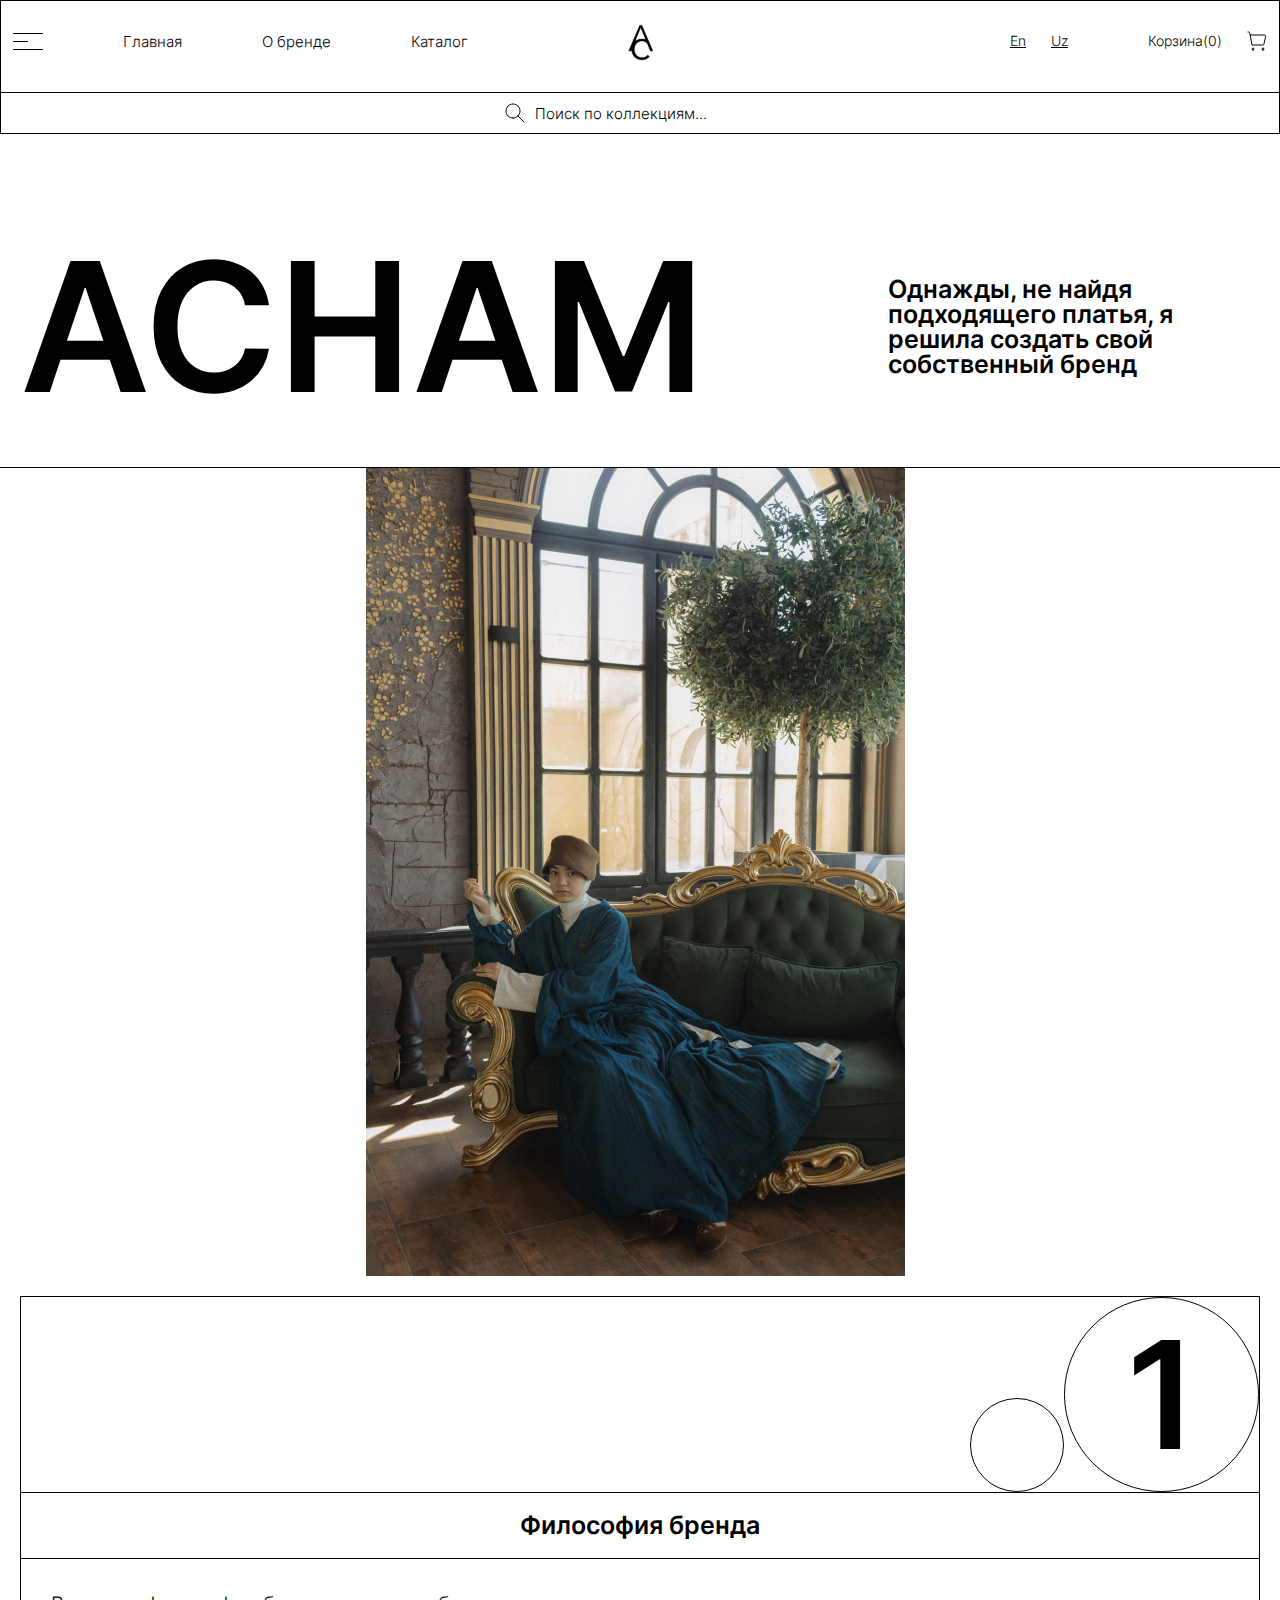
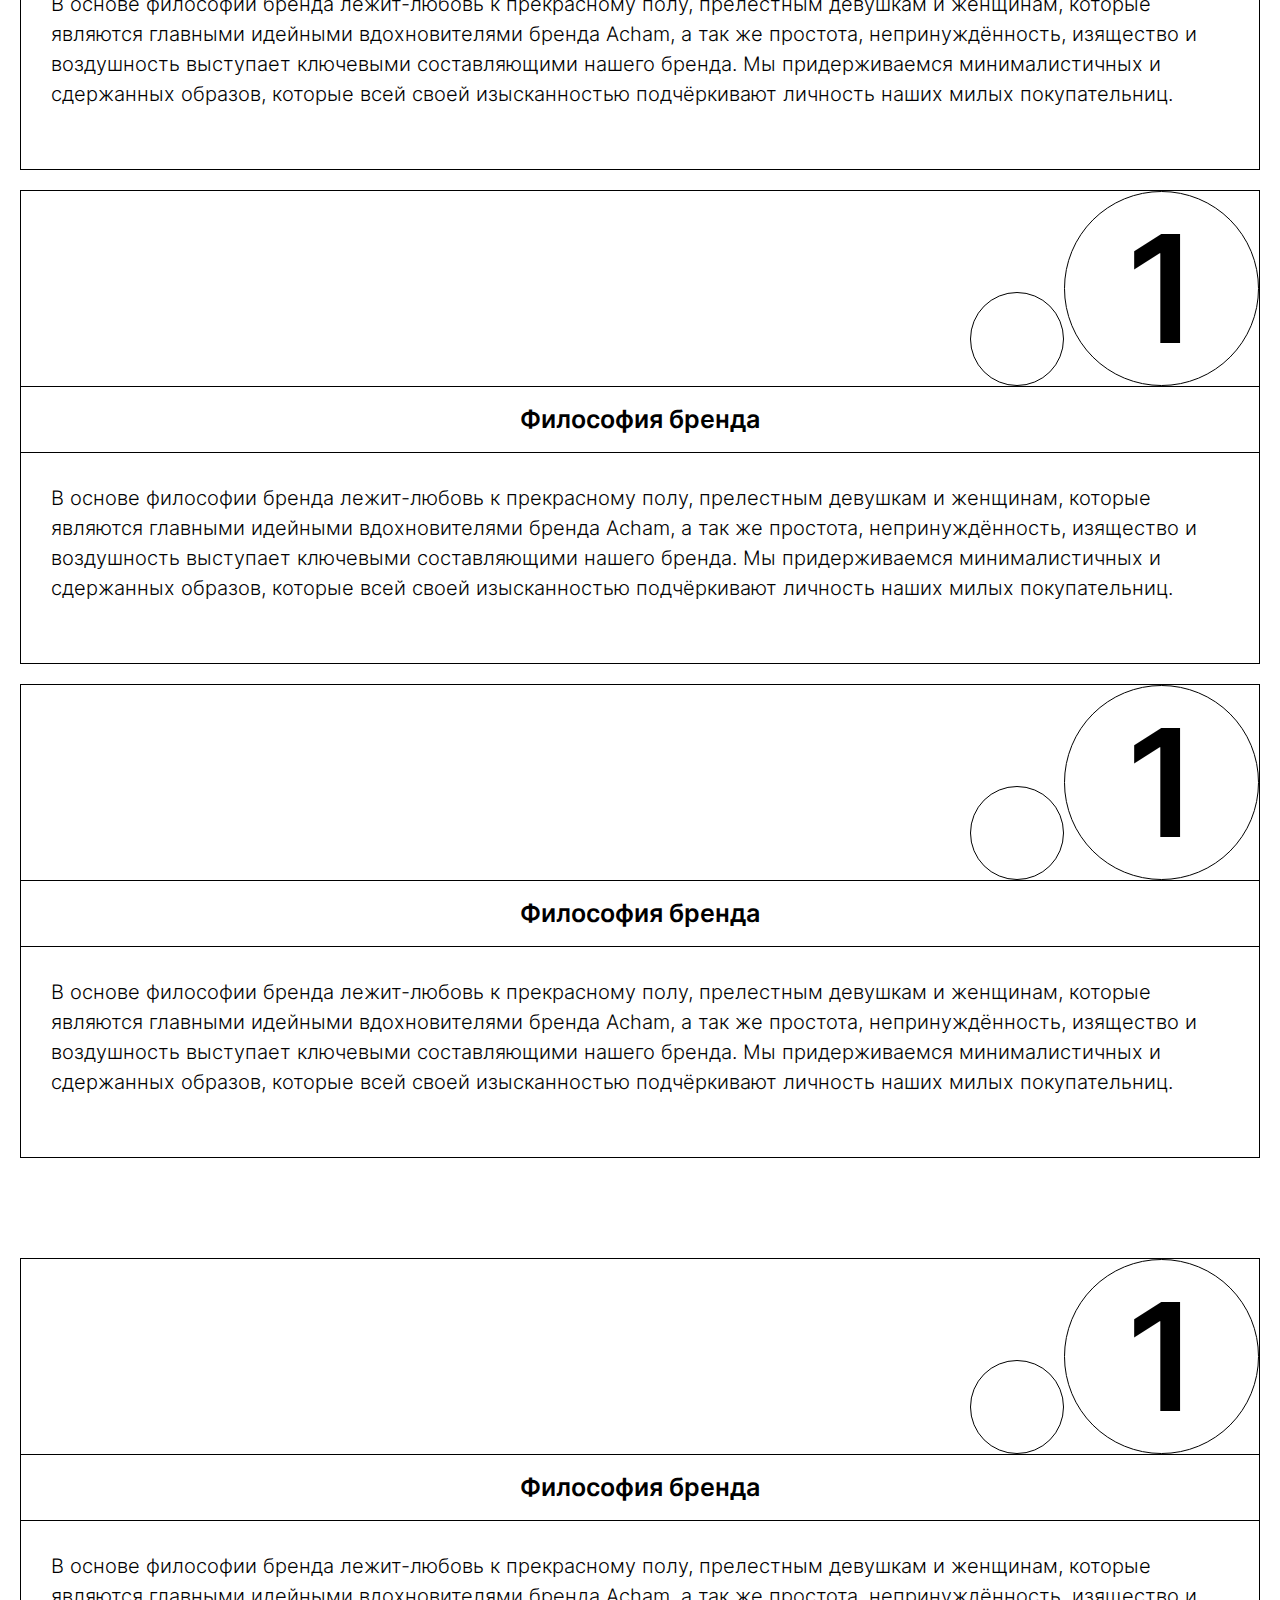
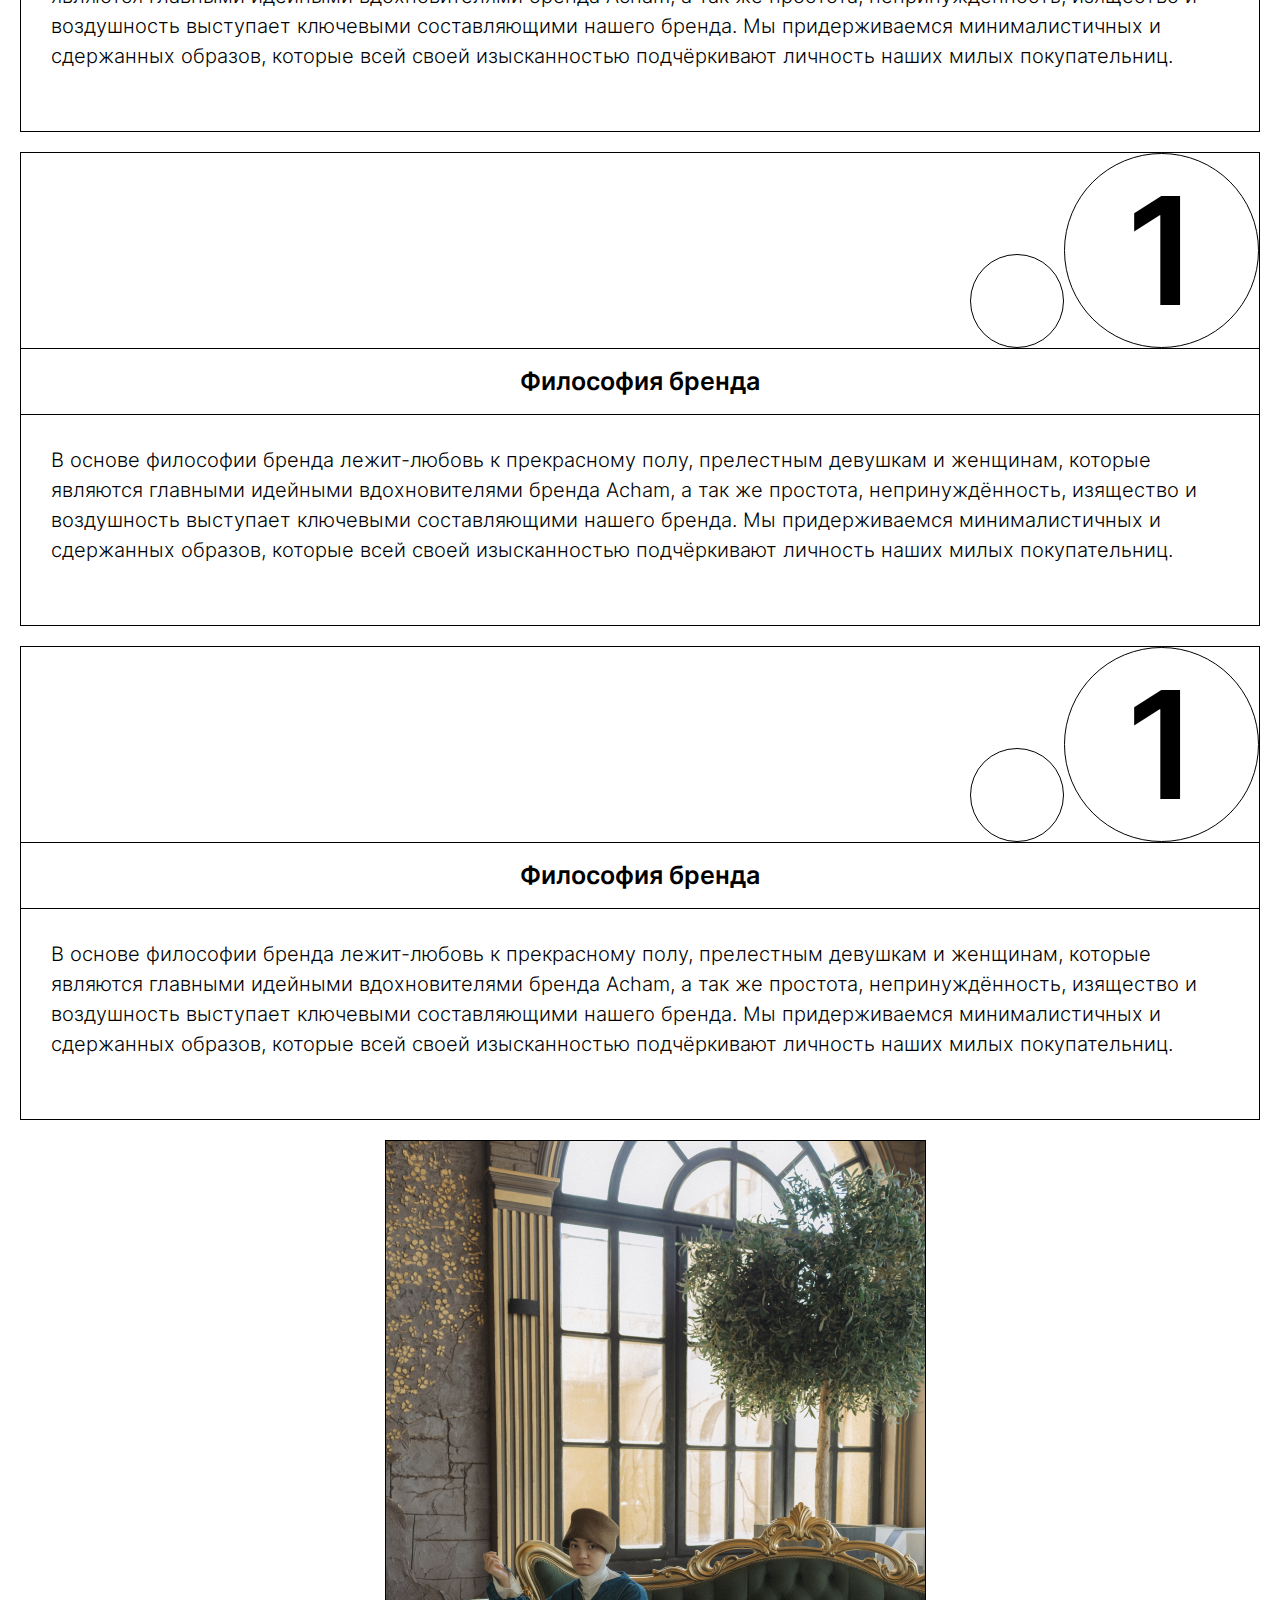
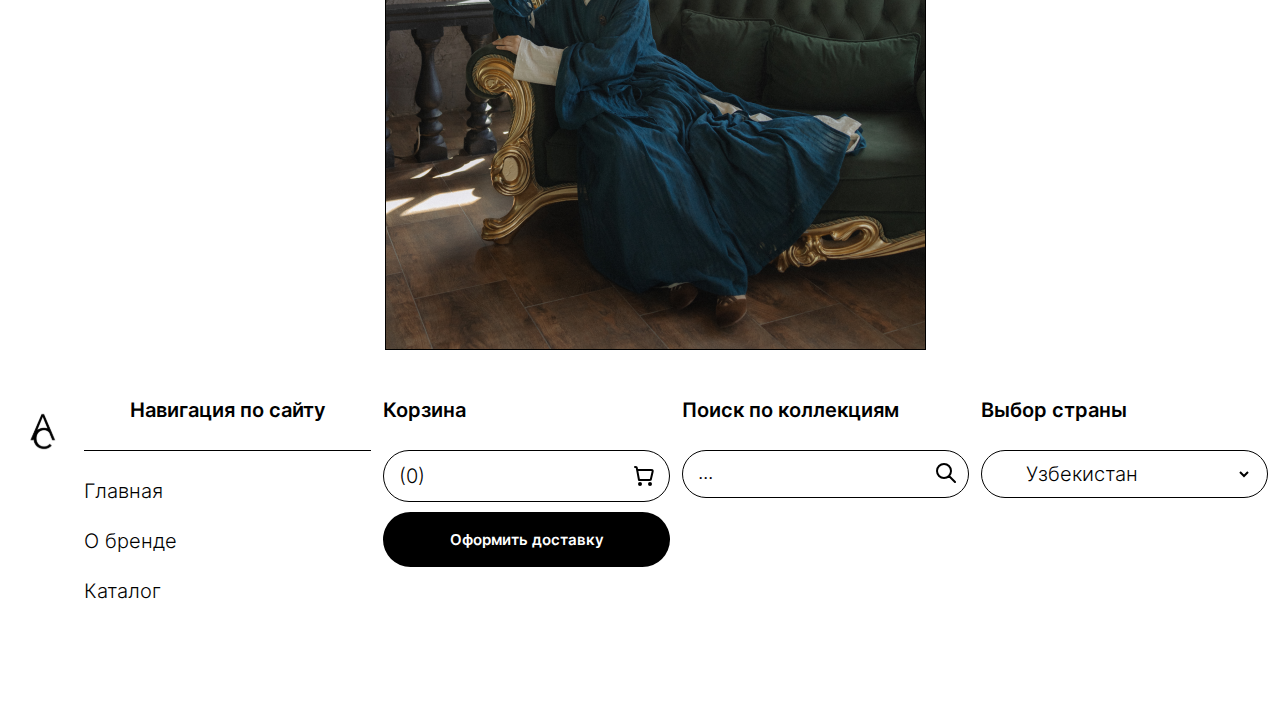
<file: fourth_page.html>
<!DOCTYPE html>
<html lang="en">

<head>
    <meta charset="UTF-8">
    <meta http-equiv="X-UA-Compatible" content="IE=edge">
    <meta name="viewport" content="width=device-width, initial-scale=1.0, user-scalable=no">
    <title>Web site</title>
    <link rel="stylesheet" href="style/style.css">
    <link rel="stylesheet" href="https://cdn.jsdelivr.net/npm/swiper@11/swiper-bundle.min.css" />

    <style>
        .swiper {
            width: 100%;
            padding-top: 50px;
            padding-bottom: 50px;
        }

        .swiper-wrapper {
            gap: 35px;
        }

        .swiper-slide {
            background-position: center;
            background-size: cover;
            width: 400px;
            height: 400px;
            position: relative;
            display: flex;
            flex-direction: column;
            gap: 35px;
        }

        .swiper-slide-img-c {
            position: relative;
            width: 400px;
            transition: .1s all;
            height: 400px;
            overflow: hidden;
            display: flex;
            justify-content: center;
            align-items: center;
        }

        .swiper-slide-text-b {
            display: block;
        }

        .swiper-slide img {
            display: block;
            position: absolute;
            top: 0;
            left: 0;
            width: 100%;
            transition: all .5s;
        }

        .swiper-slide:hover img {
            opacity: 50%;
        }

        .swiper-slide-active {
            width: max-content;
            height: 100%;
        }

        .swiper-slide-active .swiper-slide-img-c {
            width: 655px;
            height: 655px;
        }

        .swiper-slide-active .swiper-slide--text-b {
            display: none;
        }

        .swiper-slide:hover .swiper-slide--hovertext {
            opacity: 100%;
        }
    </style>
</head>

<body>
    <div class="cart-modal">
        <div class="cart-modal__content">
            <div class="absolute-nav">
                <div class="fullprice">Всего: 1 929 999 сум</div>
                <div class="close-modal-btn">X</div>
            </div>
            <div class="cart-modal__content-top">

                <div class="cart-modal__content-top--card">
                    <img src="images/slider.png" alt="">
                    <div>
                        <h3>Товар</h3>
                        <p>299 000 сум</p>
                        <span>499 000 сум</span>
                    </div>
                    <a href="#">Удалить</a>
                </div>
                <div class="cart-modal__content-top--card">
                    <img src="images/slider.png" alt="">
                    <div>
                        <h3>Товар</h3>
                        <p>299 000 сум</p>
                        <span>499 000 сум</span>
                    </div>
                    <a href="#">Удалить</a>
                </div>
                <div class="cart-modal__content-top--card">
                    <img src="images/slider.png" alt="">
                    <div>
                        <h3>Товар</h3>
                        <p>299 000 сум</p>
                        <span>499 000 сум</span>
                    </div>
                    <a href="#">Удалить</a>
                </div>
                <div class="cart-modal__content-top--card">
                    <img src="images/slider.png" alt="">
                    <div>
                        <h3>Товар</h3>
                        <p>299 000 сум</p>
                        <span>499 000 сум</span>
                    </div>
                    <a href="#">Удалить</a>
                </div>
                <div class="cart-modal__content-top--card">
                    <img src="images/slider.png" alt="">
                    <div>
                        <h3>Товар</h3>
                        <p>299 000 сум</p>
                        <span>499 000 сум</span>
                    </div>
                    <a href="#">Удалить</a>
                </div>
                <div class="cart-modal__content-top--card">
                    <img src="images/slider.png" alt="">
                    <div>
                        <h3>Товар</h3>
                        <p>299 000 сум</p>
                        <span>499 000 сум</span>
                    </div>
                    <a href="#">Удалить</a>
                </div>
            </div>
            <div class="cart-modal__content-middle">
                <a href="#" class="cart-modal__content-middle--btn1">Оформить заказ</a>
                <a href="#" class="cart-modal__content-middle--btn2">Заказать звонком</a>
            </div>
            <div class="cart-modal__content-bottom">
                <div class="inputs">
                    <input type="text" placeholder="Ваше имя">
                    <input type="text" placeholder="Ваша фамилия">
                    <input type="text" placeholder="Страна">
                    <input type="text" placeholder="Номер телефона/WhatsApp/Telegram">
                    <a href="#">Заказать</a>
                </div>
                <div class="bottom-btns">
                    <a href="#" class="back">Назад</a>
                    <a href="#">Заказать звонком</a>
                </div>
            </div>
        </div>
    </div>
    <header class="header last" style="padding-bottom: 100px;">
        <div style="border: 1px solid;"">
            <div class=" container">
            <nav class="header__content" style="padding: 10px 0 40px 0;">
                <div class="header-left">
                    <div class="header__content-burger">
                        <span></span>
                        <span></span>
                        <span></span>
                    </div>
                    <ul class="header__content-list">
                        <li class="header__content-list--link"><a href="#">Главная</a></li>
                        <li class="header__content-list--link"><a href="#">О бренде</a></li>
                        <li class="header__content-list--link"><a href="second_page.html">Каталог</a></li>
                    </ul>
                </div>
                <div class="header__content-logo">
                    <img src="images/icons/logo.svg" alt="">
                </div>
                <div class="header-right">
                    <ul class="header__content-lang">
                        <li class="header__content-lang--choose" style="text-decoration: underline;">En</li>
                        <li class="header__content-lang--choose" style="text-decoration: underline;">Uz</li>
                    </ul>
                    <div class="header__content-cart cart-btn">
                        <span>Корзина(0)</span>
                        <svg width="20" height="20" viewBox="0 0 20 20" fill="none" xmlns="http://www.w3.org/2000/svg">
                            <path
                                d="M1 1H1.26835C1.74213 1 1.97943 1 2.17267 1.08548C2.34304 1.16084 2.48871 1.28218 2.59375 1.43604C2.71269 1.61026 2.75564 1.8429 2.84137 2.30727L5.00004 14L15.4218 14C15.875 14 16.1023 14 16.29 13.9199C16.4559 13.8492 16.5989 13.7346 16.7051 13.5889C16.8252 13.4242 16.8761 13.2037 16.9777 12.7631L16.9785 12.76L18.5477 5.95996L18.5481 5.95854C18.7023 5.29016 18.7796 4.95515 18.6947 4.69238C18.6202 4.46182 18.4635 4.26634 18.2556 4.14192C18.0184 4 17.6758 4 16.9887 4H3.5M16 19C15.4477 19 15 18.5523 15 18C15 17.4477 15.4477 17 16 17C16.5523 17 17 17.4477 17 18C17 18.5523 16.5523 19 16 19ZM6 19C5.44772 19 5 18.5523 5 18C5 17.4477 5.44772 17 6 17C6.55228 17 7 17.4477 7 18C7 18.5523 6.55228 19 6 19Z"
                                stroke="black" stroke-linecap="round" stroke-linejoin="round" />
                        </svg>
                    </div>
                </div>
            </nav>
        </div>
        </div>
        <div class="header__search black" style="background: none;">
            <div class="header__search-search black">
                <div class="container-neo">
                    <div class="header__search-search--search black"
                        style="background: #fff; border: 1px solid black; margin: -20px 0 0 0;">
                        <svg width="20" height="20" viewBox="0 0 20 20" fill="none" xmlns="http://www.w3.org/2000/svg">
                            <path
                                d="M13 13L19 19M8 15C4.13401 15 1 11.866 1 8C1 4.13401 4.13401 1 8 1C11.866 1 15 4.13401 15 8C15 11.866 11.866 15 8 15Z"
                                stroke="black" stroke-linecap="round" stroke-linejoin="round" />
                        </svg>

                        <input type="text" placeholder="Поиск по коллекциям...">
                    </div>
                </div>
                <!-- <h2>ACHAM</h2> -->
            </div>
            <!-- <div class="header__search-btn">
                <span>“Не найдя подходящее платье, <br>я начала делать моду”</span>
                <a href="#">Перейти в каталог</a>
            </div> -->
        </div>

        <div class="burger">
            <ul class="burger__list">
                <li class="burger__list--link"><a href="#">Главная</a></li>
                <li class="burger__list--link"><a href="#">О бренде</a></li>
                <li class="burger__list--link"><a href="second_page.html">Каталог</a></li>
            </ul>
            <ul class="burger__list">
                <li class="burger__list--link"><a href="#" class="cart-btn">Корзина (0)</a></li>
            </ul>
            <ul class="burger__list">
                <li class="burger__list--link"><a href="#" style="text-decoration: underline;">En</a></li>
                <li class="burger__list--link"><a href="#" style="text-decoration: underline;">Uz</a></li>
            </ul>
        </div>
    </header>
    <main class="main">
        <div class="main__top">
            <h2 class="main__top-title">ACHAM</h2>
            <p class="main__top-text">Однажды, не найдя подходящего платья, я решила создать свой собственный бренд</p>
        </div>
        <div class="main__bottom">
            <div class="main__bottom-top">
                <div class="main__bottom-top--column">
                    <img src="images/acham_last.png" alt="">
                </div>
                <div class="main__bottom-top--column">
                    <div class="main__bottom-top--column---top">
                        <div></div>
                        <div>1</div>
                    </div>
                    <div class="main__bottom-top--column---title">
                        <h2>Философия бренда</h2>
                    </div>
                    <div class="main__bottom-top--column---text">В основе философии бренда лежит-любовь к прекрасному
                        полу, прелестным девушкам и женщинам, которые являются главными идейными вдохновителями бренда
                        Acham, а так же простота, непринуждённость, изящество и воздушность выступает ключевыми
                        составляющими нашего бренда. Мы придерживаемся минималистичных и сдержанных образов, которые
                        всей своей изысканностью подчёркивают личность наших милых покупательниц.</div>
                </div>
                <div class="main__bottom-top--column">
                    <div class="main__bottom-top--column---top">
                        <div></div>
                        <div>1</div>
                    </div>
                    <div class="main__bottom-top--column---title">
                        <h2>Философия бренда</h2>
                    </div>
                    <div class="main__bottom-top--column---text">В основе философии бренда лежит-любовь к прекрасному
                        полу, прелестным девушкам и женщинам, которые являются главными идейными вдохновителями бренда
                        Acham, а так же простота, непринуждённость, изящество и воздушность выступает ключевыми
                        составляющими нашего бренда. Мы придерживаемся минималистичных и сдержанных образов, которые
                        всей своей изысканностью подчёркивают личность наших милых покупательниц.</div>
                </div>
                <div class="main__bottom-top--column">
                    <div class="main__bottom-top--column---top">
                        <div></div>
                        <div>1</div>
                    </div>
                    <div class="main__bottom-top--column---title">
                        <h2>Философия бренда</h2>
                    </div>
                    <div class="main__bottom-top--column---text">В основе философии бренда лежит-любовь к прекрасному
                        полу, прелестным девушкам и женщинам, которые являются главными идейными вдохновителями бренда
                        Acham, а так же простота, непринуждённость, изящество и воздушность выступает ключевыми
                        составляющими нашего бренда. Мы придерживаемся минималистичных и сдержанных образов, которые
                        всей своей изысканностью подчёркивают личность наших милых покупательниц.</div>
                </div>

            </div>
            <div class="main__bottom-top">
                <div class="main__bottom-top--column" style="border: 1px solid black; margin: 0;">
                    <div class="main__bottom-top--column---top">
                        <div></div>
                        <div>1</div>
                    </div>
                    <div class="main__bottom-top--column---title">
                        <h2>Философия бренда</h2>
                    </div>
                    <div class="main__bottom-top--column---text">В основе философии бренда лежит-любовь к прекрасному
                        полу, прелестным девушкам и женщинам, которые являются главными идейными вдохновителями бренда
                        Acham, а так же простота, непринуждённость, изящество и воздушность выступает ключевыми
                        составляющими нашего бренда. Мы придерживаемся минималистичных и сдержанных образов, которые
                        всей своей изысканностью подчёркивают личность наших милых покупательниц.</div>
                </div>
                <div class="main__bottom-top--column">
                    <div class="main__bottom-top--column---top">
                        <div></div>
                        <div>1</div>
                    </div>
                    <div class="main__bottom-top--column---title">
                        <h2>Философия бренда</h2>
                    </div>
                    <div class="main__bottom-top--column---text">В основе философии бренда лежит-любовь к прекрасному
                        полу, прелестным девушкам и женщинам, которые являются главными идейными вдохновителями бренда
                        Acham, а так же простота, непринуждённость, изящество и воздушность выступает ключевыми
                        составляющими нашего бренда. Мы придерживаемся минималистичных и сдержанных образов, которые
                        всей своей изысканностью подчёркивают личность наших милых покупательниц.</div>
                </div>
                <div class="main__bottom-top--column">
                    <div class="main__bottom-top--column---top">
                        <div></div>
                        <div>1</div>
                    </div>
                    <div class="main__bottom-top--column---title">
                        <h2>Философия бренда</h2>
                    </div>
                    <div class="main__bottom-top--column---text">В основе философии бренда лежит-любовь к прекрасному
                        полу, прелестным девушкам и женщинам, которые являются главными идейными вдохновителями бренда
                        Acham, а так же простота, непринуждённость, изящество и воздушность выступает ключевыми
                        составляющими нашего бренда. Мы придерживаемся минималистичных и сдержанных образов, которые
                        всей своей изысканностью подчёркивают личность наших милых покупательниц.</div>
                </div>
                <div class="main__bottom-top--column" style="margin: 0 0 0 30px;">
                    <img src="images/acham_last.png" alt="" style="object-fit: cover;">
                </div>
            </div>
        </div>
    </main>
    <footer class="footer">
        <div class="container">
            <div class="footer__content">
                <div class="footer__content-logo">
                    <img src="images/icons/logo.svg" alt="">
                </div>
                <div class="footer__content-nav">
                    <span class="footer__content-nav--title">Навигация по сайту</span>
                    <a href="#" class="footer__content-nav--link">Главная</a>
                    <a href="#" class="footer__content-nav--link">О бренде</a>
                    <a href="second_page.html" class="footer__content-nav--link">Каталог</a>
                </div>
                <div class="footer__content-cart cart-btn">
                    <span class="footer__content-cart--title">Корзина</span>
                    <div>
                        <span>(0)</span>
                        <svg width="20" height="20" viewBox="0 0 20 20" fill="none" xmlns="http://www.w3.org/2000/svg">
                            <path
                                d="M1 1H1.26835C1.74213 1 1.97943 1 2.17267 1.08548C2.34304 1.16084 2.48871 1.28218 2.59375 1.43604C2.71269 1.61026 2.75564 1.8429 2.84137 2.30727L5.00004 14L15.4218 14C15.875 14 16.1023 14 16.29 13.9199C16.4559 13.8492 16.5989 13.7346 16.7051 13.5889C16.8252 13.4242 16.8761 13.2037 16.9777 12.7631L16.9785 12.76L18.5477 5.95996L18.5481 5.95854C18.7023 5.29016 18.7796 4.95515 18.6947 4.69238C18.6202 4.46182 18.4635 4.26634 18.2556 4.14192C18.0184 4 17.6758 4 16.9887 4H3.5M16 19C15.4477 19 15 18.5523 15 18C15 17.4477 15.4477 17 16 17C16.5523 17 17 17.4477 17 18C17 18.5523 16.5523 19 16 19ZM6 19C5.44772 19 5 18.5523 5 18C5 17.4477 5.44772 17 6 17C6.55228 17 7 17.4477 7 18C7 18.5523 6.55228 19 6 19Z"
                                stroke="black" stroke-width="2" stroke-linecap="round" stroke-linejoin="round" />
                        </svg>
                    </div>
                    <a href="#">Оформить доставку</a>
                </div>
                <div class="footer__content-collection">
                    <span class="footer__content-collection--title">Поиск по коллекциям</span>
                    <div>
                        <input class="footer__content-collection--input" placeholder="...">
                        <svg width="20" height="20" viewBox="0 0 20 20" fill="none" xmlns="http://www.w3.org/2000/svg">
                            <path
                                d="M13 13L19 19M8 15C4.13401 15 1 11.866 1 8C1 4.13401 4.13401 1 8 1C11.866 1 15 4.13401 15 8C15 11.866 11.866 15 8 15Z"
                                stroke="black" stroke-width="2" stroke-linecap="round" stroke-linejoin="round" />
                        </svg>
                    </div>
                </div>
                <div class="footer__content-country">
                    <span class="footer__content-country--title">Выбор страны</span>
                    <div>
                        <select id="country-select" name="country" style="width: 100%;">
                            <option value="UZ">Узбекистан</option>
                            <option value="AF">Афганистан</option>
                            <option value="AL">Албания</option>
                            <option value="DZ">Алжир</option>
                            <option value="AS">Американское Самоа</option>
                            <option value="AD">Андорра</option>
                            <option value="AO">Ангола</option>
                            <option value="AI">Ангилья</option>
                            <option value="AQ">Антарктида</option>
                            <option value="AG">Антигуа и Барбуда</option>
                            <option value="AR">Аргентина</option>
                            <option value="AM">Армения</option>
                            <option value="AW">Аруба</option>
                            <option value="AU">Австралия</option>
                            <option value="AT">Австрия</option>
                            <option value="AZ">Азербайджан</option>
                            <option value="BS">Багамы</option>
                            <option value="BH">Бахрейн</option>
                            <option value="BD">Бангладеш</option>
                            <option value="BB">Барбадос</option>
                            <option value="BY">Беларусь</option>
                            <option value="BE">Бельгия</option>
                            <option value="BZ">Белиз</option>
                            <option value="BJ">Бенин</option>
                            <option value="BM">Бермудские острова</option>
                            <option value="BT">Бутан</option>
                            <option value="BO">Боливия</option>
                            <option value="BA">Босния и Герцеговина</option>
                            <option value="BW">Ботсвана</option>
                            <option value="BR">Бразилия</option>
                            <option value="IO">Британская территория Индийского океана</option>
                            <option value="VG">Британские Виргинские острова</option>
                            <option value="BN">Бруней</option>
                            <option value="BG">Болгария</option>
                            <option value="BF">Буркина-Фасо</option>
                            <option value="BI">Бурунди</option>
                            <option value="CV">Кабо-Верде</option>
                            <option value="KH">Камбоджа</option>
                            <option value="CM">Камерун</option>
                            <option value="CA">Канада</option>
                            <option value="KY">Каймановы острова</option>
                            <option value="CF">Центральноафриканская Республика</option>
                            <option value="TD">Чад</option>
                            <option value="CL">Чили</option>
                            <option value="CN">Китай</option>
                            <option value="CO">Колумбия</option>
                            <option value="KM">Коморы</option>
                            <option value="CD">Конго (Демократическая Республика)</option>
                            <option value="CG">Конго (Республика)</option>
                            <option value="CK">Острова Кука</option>
                            <option value="CR">Коста-Рика</option>
                            <option value="HR">Хорватия</option>
                            <option value="CU">Куба</option>
                            <option value="CY">Кипр</option>
                            <option value="CZ">Чехия</option>
                            <option value="CI">Кот-д'Ивуар</option>
                            <option value="DK">Дания</option>
                            <option value="DJ">Джибути</option>
                            <option value="DM">Доминика</option>
                            <option value="DO">Доминиканская Республика</option>
                            <option value="EC">Эквадор</option>
                            <option value="EG">Египет</option>
                            <option value="SV">Сальвадор</option>
                            <option value="GQ">Экваториальная Гвинея</option>
                            <option value="ER">Эритрея</option>
                            <option value="EE">Эстония</option>
                            <option value="SZ">Эсватини</option>
                            <option value="ET">Эфиопия</option>
                            <option value="FK">Фолклендские острова</option>
                            <option value="FO">Фарерские острова</option>
                            <option value="FJ">Фиджи</option>
                            <option value="FI">Финляндия</option>
                            <option value="FR">Франция</option>
                            <option value="GF">Французская Гвиана</option>
                            <option value="PF">Французская Полинезия</option>
                            <option value="TF">Французские Южные и Антарктические территории</option>
                            <option value="GA">Габон</option>
                            <option value="GM">Гамбия</option>
                            <option value="GE">Грузия</option>
                            <option value="DE">Германия</option>
                            <option value="GH">Гана</option>
                            <option value="GI">Гибралтар</option>
                            <option value="GR">Греция</option>
                            <option value="GL">Гренландия</option>
                            <option value="GD">Гренада</option>
                            <option value="GP">Гваделупа</option>
                            <option value="GU">Гуам</option>
                            <option value="GT">Гватемала</option>
                            <option value="GG">Гернси</option>
                            <option value="GN">Гвинея</option>
                            <option value="GW">Гвинея-Бисау</option>
                            <option value="GY">Гайана</option>
                            <option value="HT">Гаити</option>
                            <option value="VA">Ватикан</option>
                            <option value="HN">Гондурас</option>
                            <option value="HK">Гонконг</option>
                            <option value="HU">Венгрия</option>
                            <option value="IS">Исландия</option>
                            <option value="IN">Индия</option>
                            <option value="ID">Индонезия</option>
                            <option value="IR">Иран</option>
                            <option value="IQ">Ирак</option>
                            <option value="IE">Ирландия</option>
                            <option value="IM">Остров Мэн</option>
                            <option value="IL">Израиль</option>
                            <option value="IT">Италия</option>
                            <option value="JM">Ямайка</option>
                            <option value="JP">Япония</option>
                            <option value="JE">Джерси</option>
                            <option value="JO">Иордания</option>
                            <option value="KZ">Казахстан</option>
                            <option value="KE">Кения</option>
                            <option value="KI">Кирибати</option>
                            <option value="KW">Кувейт</option>
                            <option value="KG">Кыргызстан</option>
                            <option value="LA">Лаос</option>
                            <option value="LV">Латвия</option>
                            <option value="LB">Ливан</option>
                            <option value="LS">Лесото</option>
                            <option value="LR">Либерия</option>
                            <option value="LY">Ливия</option>
                            <option value="LI">Лихтенштейн</option>
                            <option value="LT">Литва</option>
                            <option value="LU">Люксембург</option>
                            <option value="MO">Макао</option>
                            <option value="MG">Мадагаскар</option>
                            <option value="MW">Малави</option>
                            <option value="MY">Малайзия</option>
                            <option value="MV">Мальдивы</option>
                            <option value="ML">Мали</option>
                            <option value="MT">Мальта</option>
                            <option value="MH">Маршалловы острова</option>
                            <option value="MQ">Мартиника</option>
                            <option value="MR">Мавритания</option>
                            <option value="MU">Маврикий</option>
                            <option value="YT">Майотта</option>
                            <option value="MX">Мексика</option>
                            <option value="FM">Федеративные Штаты Микронезии</option>
                            <option value="MD">Молдова</option>
                            <option value="MC">Монако</option>
                            <option value="MN">Монголия</option>
                            <option value="ME">Черногория</option>
                            <option value="MS">Монтсеррат</option>
                            <option value="MA">Марокко</option>
                            <option value="MZ">Мозамбик</option>
                            <option value="MM">Мьянма</option>
                            <option value="NA">Намибия</option>
                            <option value="NR">Науру</option>
                            <option value="NP">Непал</option>
                            <option value="NL">Нидерланды</option>
                            <option value="NC">Новая Каледония</option>
                            <option value="NZ">Новая Зеландия</option>
                            <option value="NI">Никарагуа</option>
                            <option value="NE">Нигер</option>
                            <option value="NG">Нигерия</option>
                            <option value="NU">Ниуэ</option>
                            <option value="NF">Остров Норфолк</option>
                            <option value="KP">КНДР</option>
                            <option value="MK">Северная Македония</option>
                            <option value="NO">Норвегия</option>
                            <option value="OM">Оман</option>
                            <option value="PK">Пакистан</option>
                            <option value="PW">Палау</option>
                            <option value="PS">Палестина</option>
                            <option value="PA">Панама</option>
                            <option value="PG">Папуа — Новая Гвинея</option>
                            <option value="PY">Парагвай</option>
                            <option value="PE">Перу</option>
                            <option value="PH">Филиппины</option>
                            <option value="PN">Питкэрн</option>
                            <option value="PL">Польша</option>
                            <option value="PT">Португалия</option>
                            <option value="PR">Пуэрто-Рико</option>
                            <option value="QA">Катар</option>
                            <option value="RE">Реюньон</option>
                            <option value="RO">Румыния</option>
                            <option value="RU">Россия</option>
                            <option value="RW">Руанда</option>
                            <option value="BL">Сен-Бартелеми</option>
                            <option value="SH">Остров Святой Елены, Остров Вознесения и Тристан-да-Кунья</option>
                            <option value="KN">Сент-Китс и Невис</option>
                            <option value="LC">Сент-Люсия</option>
                            <option value="MF">Сен-Мартен</option>
                            <option value="PM">Сен-Пьер и Микелон</option>
                            <option value="VC">Сент-Винсент и Гренадины</option>
                            <option value="WS">Самоа</option>
                            <option value="SM">Сан-Марино</option>
                            <option value="ST">Сан-Томе и Принсипи</option>
                            <option value="SA">Саудовская Аравия</option>
                            <option value="SN">Сенегал</option>
                            <option value="RS">Сербия</option>
                            <option value="SC">Сейшелы</option>
                            <option value="SL">Сьерра-Леоне</option>
                            <option value="SG">Сингапур</option>
                            <option value="SX">Синт-Мартен</option>
                            <option value="SK">Словакия</option>
                            <option value="SI">Словения</option>
                            <option value="SB">Соломоновы острова</option>
                            <option value="SO">Сомали</option>
                            <option value="ZA">Южная Африка</option>
                            <option value="GS">Южная Георгия и Южные Сандвичевы острова</option>
                            <option value="SS">Южный Судан</option>
                            <option value="ES">Испания</option>
                            <option value="LK">Шри-Ланка</option>
                            <option value="SD">Судан</option>
                            <option value="SR">Суринам</option>
                            <option value="SE">Швеция</option>
                            <option value="CH">Швейцария</option>
                            <option value="SY">Сирия</option>
                            <option value="TW">Тайвань</option>
                            <option value="TJ">Таджикистан</option>
                            <option value="TZ">Танзания</option>
                            <option value="TH">Таиланд</option>
                            <option value="TL">Восточный Тимор</option>
                            <option value="TG">Того</option>
                            <option value="TK">Токелау</option>
                            <option value="TO">Тонга</option>
                            <option value="TT">Тринидад и Тобаго</option>
                            <option value="TN">Тунис</option>
                            <option value="TR">Турция</option>
                            <option value="TM">Туркмения</option>
                            <option value="TC">Теркс и Кайкос</option>
                            <option value="TV">Тувалу</option>
                            <option value="UG">Уганда</option>
                            <option value="UA">Украина</option>
                            <option value="AE">ОАЭ</option>
                            <option value="GB">Великобритания</option>
                            <option value="US">Соединенные Штаты</option>
                            <option value="UY">Уругвай</option>
                            <option value="VU">Вануату</option>
                            <option value="VE">Венесуэла</option>
                            <option value="VN">Вьетнам</option>
                            <option value="WF">Уоллис и Футуна</option>
                            <option value="EH">Западная Сахара</option>
                            <option value="YE">Йемен</option>
                            <option value="ZM">Замбия</option>
                            <option value="ZW">Зимбабве</option>
                        </select>
                    </div>
                </div>
            </div>
        </div>
    </footer>

    <script src="https://cdn.jsdelivr.net/npm/swiper@11/swiper-bundle.min.js"></script>
    <script src="js/script.js"></script>

</body>


</html>
</file>
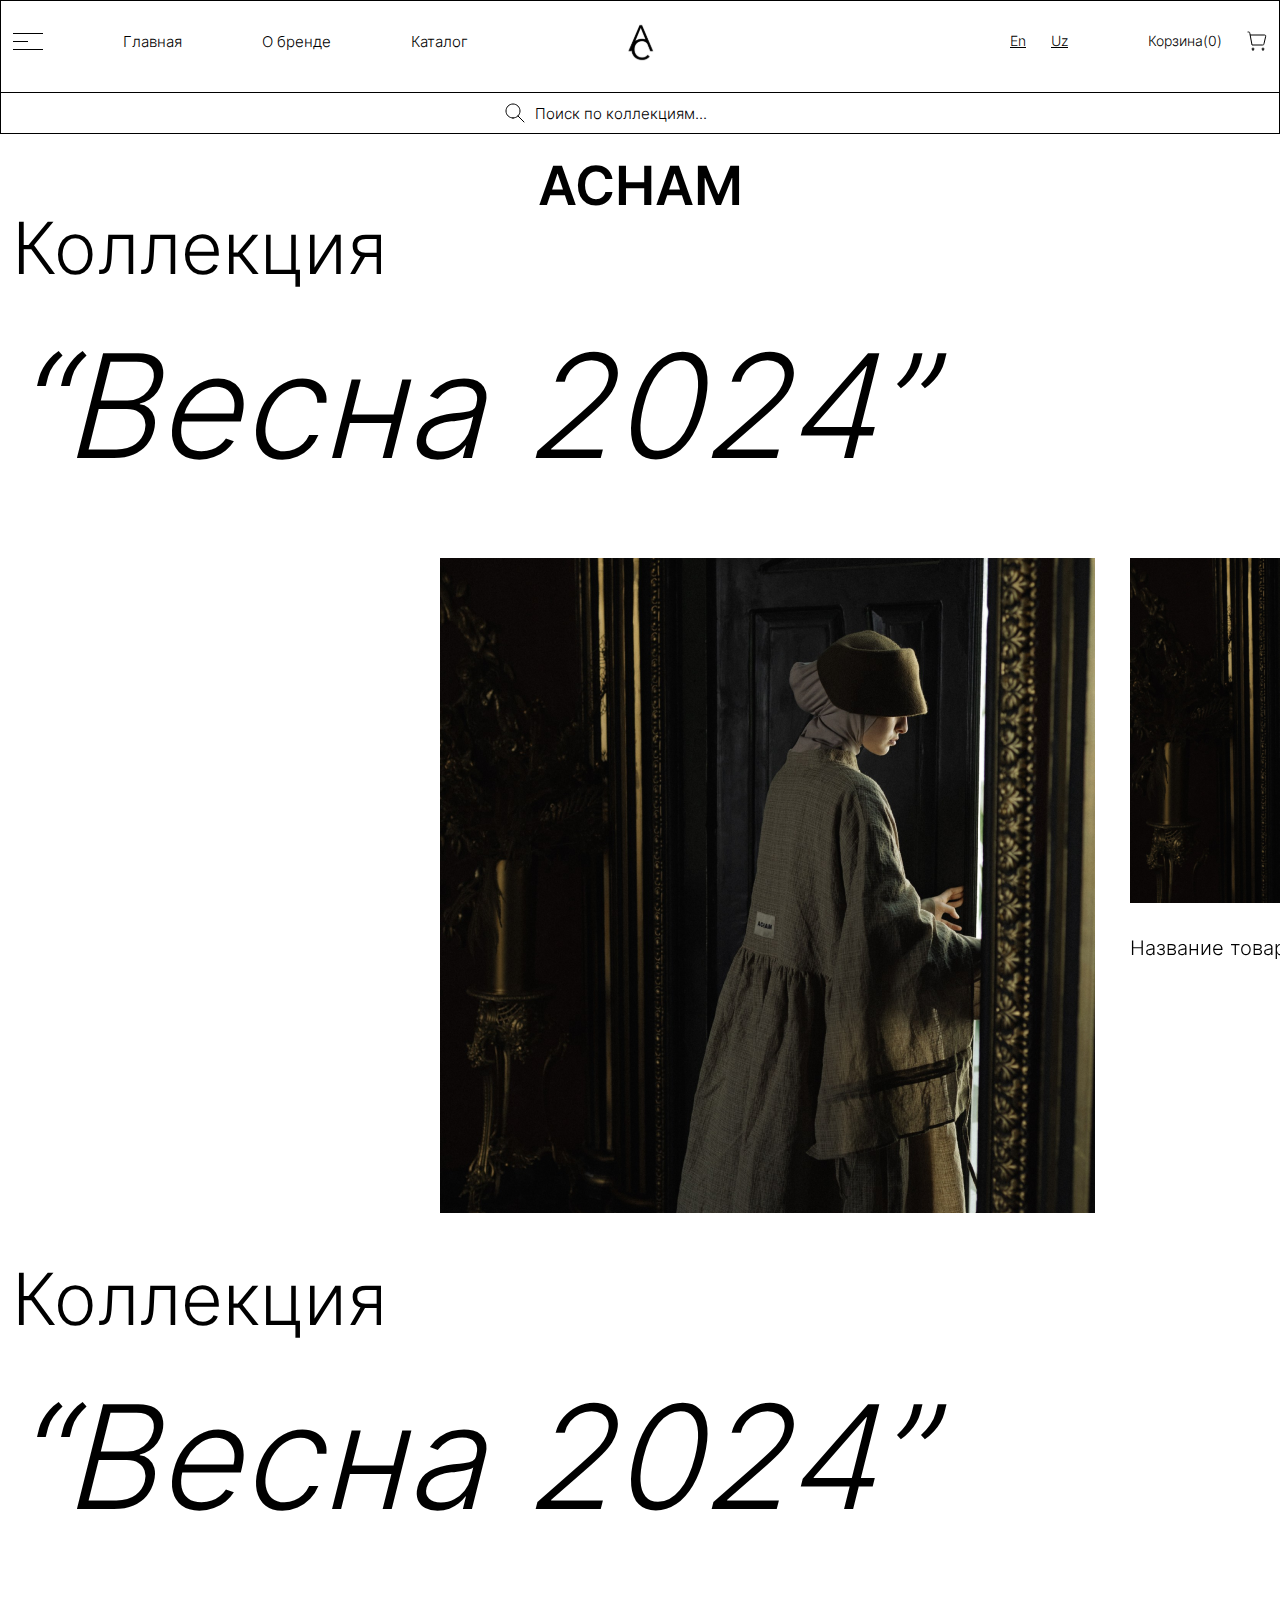
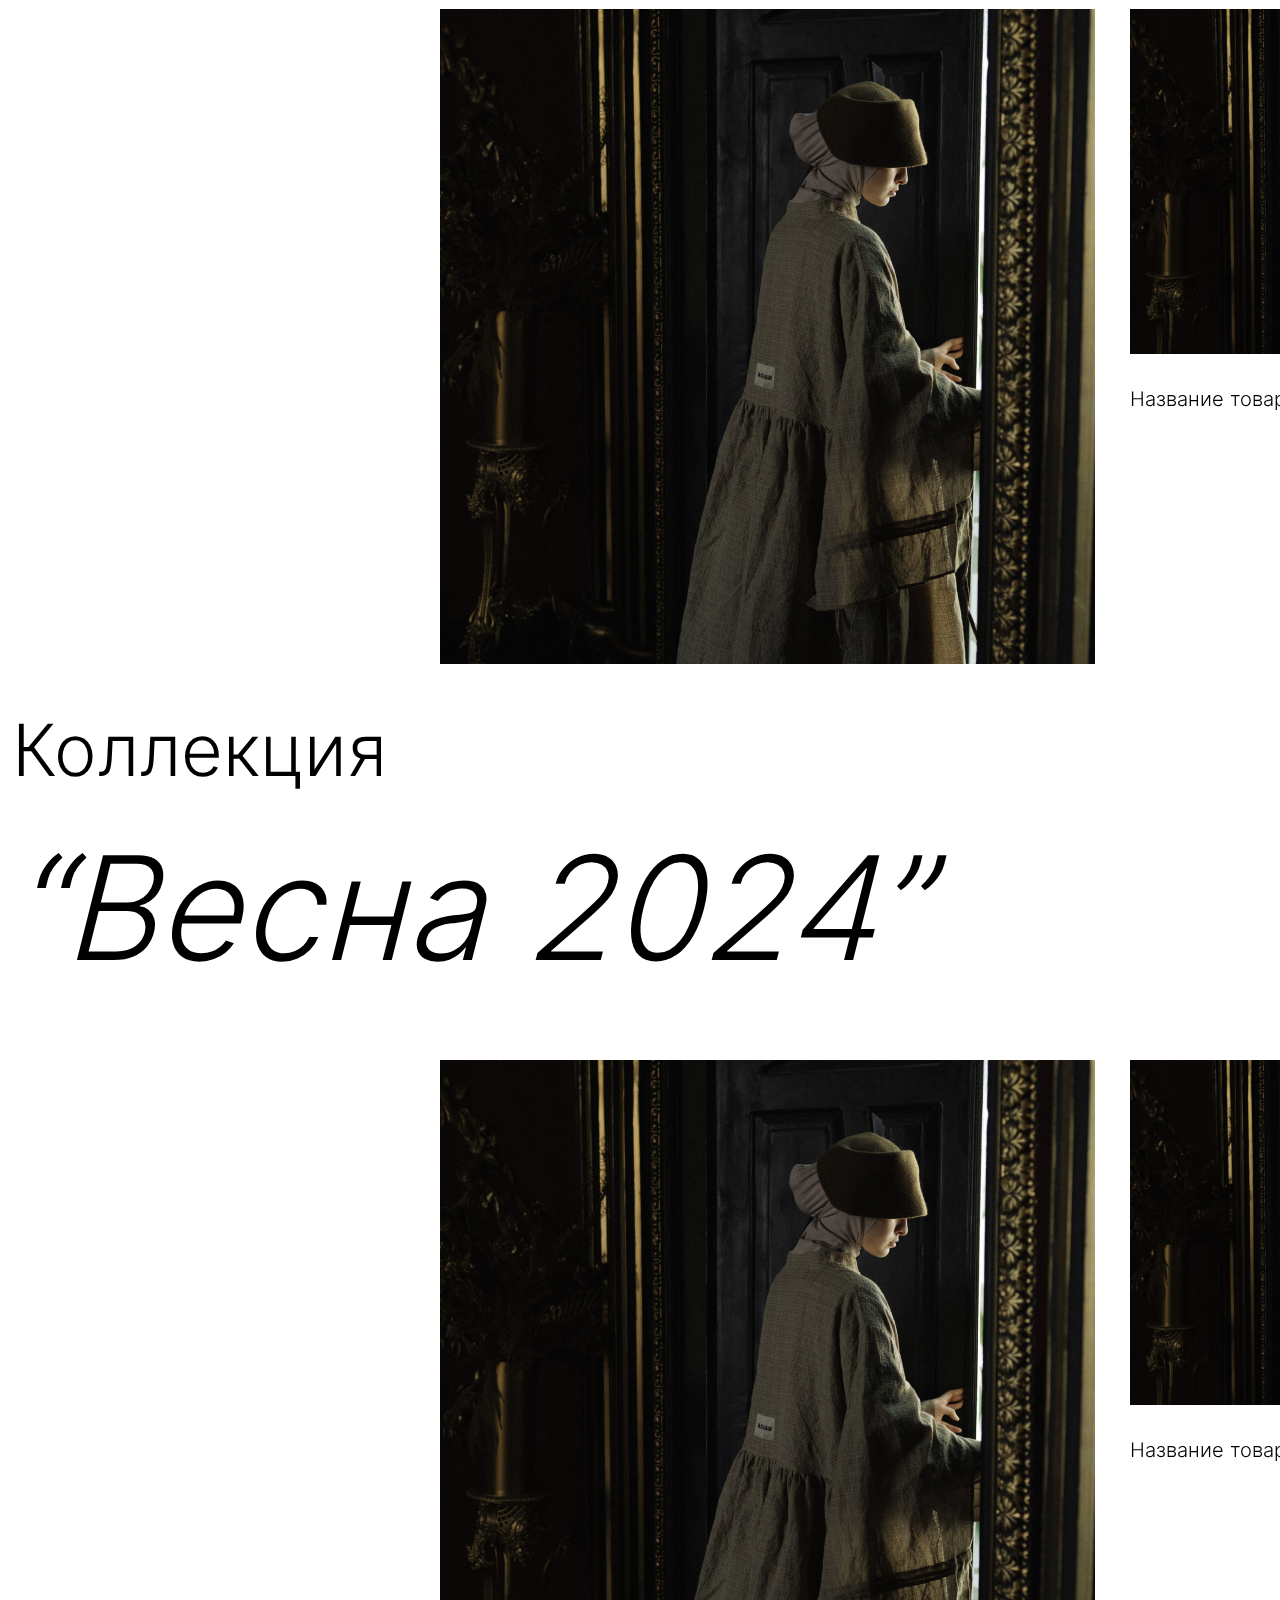
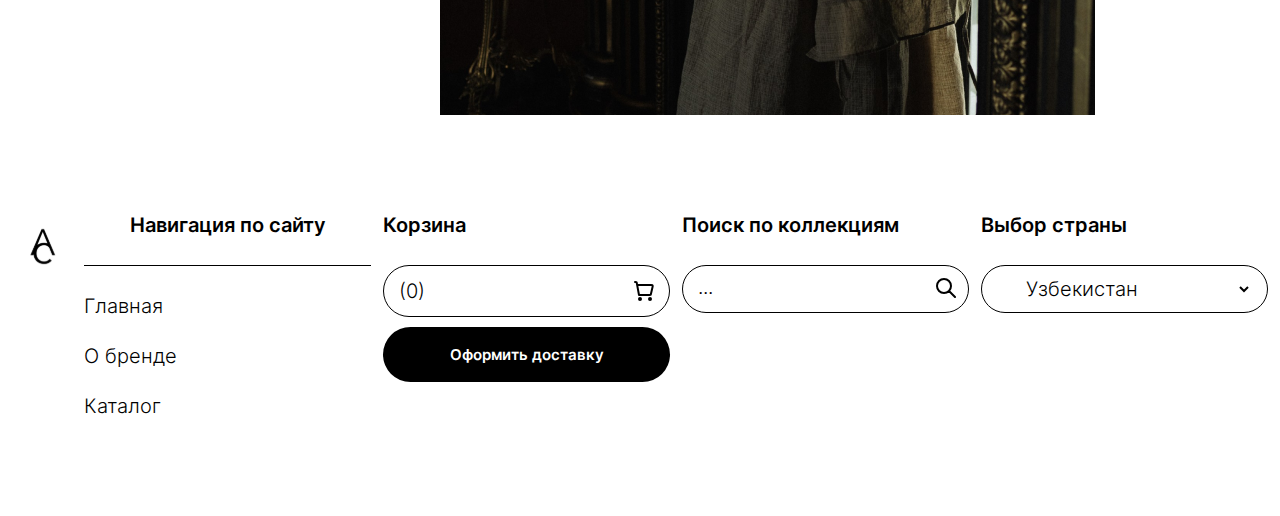
<file: second_page.html>
<!DOCTYPE html>
<html lang="en">

<head>
    <meta charset="UTF-8">
    <meta http-equiv="X-UA-Compatible" content="IE=edge">
    <meta name="viewport" content="width=device-width, initial-scale=1.0, user-scalable=no">
    <title>Web site</title>
    <link rel="stylesheet" href="style/style.css">
    <link rel="stylesheet" href="https://cdn.jsdelivr.net/npm/swiper@11/swiper-bundle.min.css" />

    <style>
        .swiper {
            width: 100%;
            padding-top: 50px;
            padding-bottom: 50px;
        }

        .swiper-wrapper {
            gap: 35px;
        }


        .swiper.mySwiper {
            height: 755px;
        }

        .swiper-slide {
            background-position: center;
            background-size: cover;
            width: 400px;
            height: 400px;
            position: relative;
            display: flex;
            flex-direction: column;
            gap: 35px;
        }

        .swiper-slide-img-c {
            position: relative;
            width: 400px;
            height: 400px;
            overflow: hidden;
            display: flex;
            transition: .1s all;
            justify-content: center;
            align-items: center;
        }

        .swiper-slide-text-b {
            display: block;
        }

        .swiper-slide img {
            display: block;
            position: absolute;
            top: 0;
            left: 0;
            width: 100%;
            transition: all .5s;
        }

        .swiper-slide:hover img {
            opacity: 50%;
        }

        .swiper-slide-active {
            width: max-content;
            height: 100%;
        }

        .swiper-slide-active .swiper-slide-img-c {
            width: 655px;
            height: 655px;
        }

        .swiper-slide-active .swiper-slide--text-b {
            display: none;
        }

        .swiper-slide:hover .swiper-slide--hovertext {
            opacity: 100%;
        }

        @media(max-width: 1100px) {

            .swiper.mySwiper {
                height: 600px;
            }
        }

        @media (max-width: 750px) {
            .swiper.mySwiper {
                height: 500px;
            }
        }

        @media (max-width: 600px) {
            .swiper.mySwiper {
                height: 400px;
            }
        }

        @media (max-width: 500px) {
            .main__subcontent {
                margin-top: 0px;
            }

            .swiper.mySwiper {
                height: 310px;
            }
        }

        @media (max-width: 1000px) {
            .swiper-text {
                gap: 20px;
            }
        }

        @media (max-width: 500px) {
            .swiper.mySwiper {
                margin-bottom: 20px;
            }
        }
    </style>
</head>

<body>
    <div class="cart-modal">
        <div class="cart-modal__content">
            <div class="absolute-nav">
                <div class="fullprice">Всего: 1 929 999 сум</div>
                <div class="close-modal-btn">X</div>
            </div>
            <div class="cart-modal__content-top">

                <div class="cart-modal__content-top--card">
                    <img src="images/slider.png" alt="">
                    <div>
                        <h3>Товар</h3>
                        <p>299 000 сум</p>
                        <span>499 000 сум</span>
                    </div>
                    <a href="#">Удалить</a>
                </div>
                <div class="cart-modal__content-top--card">
                    <img src="images/slider.png" alt="">
                    <div>
                        <h3>Товар</h3>
                        <p>299 000 сум</p>
                        <span>499 000 сум</span>
                    </div>
                    <a href="#">Удалить</a>
                </div>
                <div class="cart-modal__content-top--card">
                    <img src="images/slider.png" alt="">
                    <div>
                        <h3>Товар</h3>
                        <p>299 000 сум</p>
                        <span>499 000 сум</span>
                    </div>
                    <a href="#">Удалить</a>
                </div>
                <div class="cart-modal__content-top--card">
                    <img src="images/slider.png" alt="">
                    <div>
                        <h3>Товар</h3>
                        <p>299 000 сум</p>
                        <span>499 000 сум</span>
                    </div>
                    <a href="#">Удалить</a>
                </div>
                <div class="cart-modal__content-top--card">
                    <img src="images/slider.png" alt="">
                    <div>
                        <h3>Товар</h3>
                        <p>299 000 сум</p>
                        <span>499 000 сум</span>
                    </div>
                    <a href="#">Удалить</a>
                </div>
                <div class="cart-modal__content-top--card">
                    <img src="images/slider.png" alt="">
                    <div>
                        <h3>Товар</h3>
                        <p>299 000 сум</p>
                        <span>499 000 сум</span>
                    </div>
                    <a href="#">Удалить</a>
                </div>
            </div>
            <div class="cart-modal__content-middle">
                <a href="#" class="cart-modal__content-middle--btn1">Оформить заказ</a>
                <a href="#" class="cart-modal__content-middle--btn2">Заказать звонком</a>
            </div>
            <div class="cart-modal__content-bottom">
                <div class="inputs">
                    <input type="text" placeholder="Ваше имя">
                    <input type="text" placeholder="Ваша фамилия">
                    <input type="text" placeholder="Страна">
                    <input type="text" placeholder="Номер телефона/WhatsApp/Telegram">
                    <a href="#">Заказать</a>
                </div>
                <div class="bottom-btns">
                    <a href="#" class="back">Назад</a>
                    <a href="#">Заказать звонком</a>
                </div>
            </div>
        </div>
    </div>
    <header class="header" style="padding-bottom: 100px;">
        <div style="border: 1px solid;"">
            <div class=" container">
            <nav class="header__content" style="padding: 10px 0 40px 0;">
                <div class="header-left">
                    <div class="header__content-burger">
                        <span></span>
                        <span></span>
                        <span></span>
                    </div>
                    <ul class="header__content-list">
                        <li class="header__content-list--link"><a href="#">Главная</a></li>
                        <li class="header__content-list--link"><a href="#">О бренде</a></li>
                        <li class="header__content-list--link"><a href="#">Каталог</a></li>
                    </ul>
                </div>
                <div class="header__content-logo">
                    <img src="images/icons/logo.svg" alt="">
                </div>
                <div class="header-right">
                    <ul class="header__content-lang">
                        <li class="header__content-lang--choose" style="text-decoration: underline;">En</li>
                        <li class="header__content-lang--choose" style="text-decoration: underline;">Uz</li>
                    </ul>
                    <div class="header__content-cart cart-btn">
                        <span>Корзина(0)</span>
                        <svg width="20" height="20" viewBox="0 0 20 20" fill="none" xmlns="http://www.w3.org/2000/svg">
                            <path
                                d="M1 1H1.26835C1.74213 1 1.97943 1 2.17267 1.08548C2.34304 1.16084 2.48871 1.28218 2.59375 1.43604C2.71269 1.61026 2.75564 1.8429 2.84137 2.30727L5.00004 14L15.4218 14C15.875 14 16.1023 14 16.29 13.9199C16.4559 13.8492 16.5989 13.7346 16.7051 13.5889C16.8252 13.4242 16.8761 13.2037 16.9777 12.7631L16.9785 12.76L18.5477 5.95996L18.5481 5.95854C18.7023 5.29016 18.7796 4.95515 18.6947 4.69238C18.6202 4.46182 18.4635 4.26634 18.2556 4.14192C18.0184 4 17.6758 4 16.9887 4H3.5M16 19C15.4477 19 15 18.5523 15 18C15 17.4477 15.4477 17 16 17C16.5523 17 17 17.4477 17 18C17 18.5523 16.5523 19 16 19ZM6 19C5.44772 19 5 18.5523 5 18C5 17.4477 5.44772 17 6 17C6.55228 17 7 17.4477 7 18C7 18.5523 6.55228 19 6 19Z"
                                stroke="black" stroke-linecap="round" stroke-linejoin="round" />
                        </svg>
                    </div>
                </div>
            </nav>
        </div>
        </div>
        <div class="header__search black" style="background: none;">
            <div class="header__search-search black">
                <div class="container-neo">
                    <div class="header__search-search--search black"
                        style="background: #fff; border: 1px solid black; margin: -20px 0 0 0;">
                        <svg width="20" height="20" viewBox="0 0 20 20" fill="none" xmlns="http://www.w3.org/2000/svg">
                            <path
                                d="M13 13L19 19M8 15C4.13401 15 1 11.866 1 8C1 4.13401 4.13401 1 8 1C11.866 1 15 4.13401 15 8C15 11.866 11.866 15 8 15Z"
                                stroke="black" stroke-linecap="round" stroke-linejoin="round" />
                        </svg>

                        <input type="text" placeholder="Поиск по коллекциям...">
                    </div>
                </div>
                <h2>ACHAM</h2>
            </div>
            <!-- <div class="header__search-btn">
                <span>“Не найдя подходящее платье, <br>я начала делать моду”</span>
                <a href="#">Перейти в каталог</a>
            </div> -->
        </div>

        <div class="burger">
            <ul class="burger__list">
                <li class="burger__list--link"><a href="#">Главная</a></li>
                <li class="burger__list--link"><a href="#">О бренде</a></li>
                <li class="burger__list--link"><a href="#">Каталог</a></li>
            </ul>
            <ul class="burger__list">
                <li class="burger__list--link"><a href="#" class="cart-btn">Корзина (0)</a></li>
            </ul>
            <ul class="burger__list">
                <li class="burger__list--link"><a href="#" style="text-decoration: underline;">En</a></li>
                <li class="burger__list--link"><a href="#" style="text-decoration: underline;">Uz</a></li>
            </ul>
        </div>
    </header>
    <main class="swiper-main">
        <div class="container">
            <div class="swiper-text">
                <h2 class="swiper-text--first">Коллекция</h2>
                <h2 class="swiper-text--second">“Весна 2024”</h2>
            </div>
        </div>
        <div class="swiper mySwiper">
            <div class="swiper-wrapper">
                <div class="swiper-slide">
                    <div class="swiper-slide-img-c" onclick="document.location='second_page.html'">
                        <img src="images/slider.png" />
                        <span class="swiper-slide--hovertext">Перейти в каталог</span>
                    </div>
                    <div class="swiper-slide--text-b">
                        <span class="swiper-slide--text">Название товара</span>
                    </div>
                </div>
                <div class="swiper-slide">
                    <div class="swiper-slide-img-c" onclick="document.location='second_page.html'">
                        <img src="images/slider.png" />
                        <span class="swiper-slide--hovertext">Перейти в каталог</span>
                    </div>
                    <div class="swiper-slide--text-b">
                        <span class="swiper-slide--text">Название товара</span>
                    </div>
                </div>
                <div class="swiper-slide">
                    <div class="swiper-slide-img-c" onclick="document.location='second_page.html'">
                        <img src="images/slider.png" />
                        <span class="swiper-slide--hovertext">Перейти в каталог</span>
                    </div>
                    <div class="swiper-slide--text-b">
                        <span class="swiper-slide--text">Название товара</span>
                    </div>
                </div>
                <div class="swiper-slide">
                    <div class="swiper-slide-img-c" onclick="document.location='second_page.html'">
                        <img src="images/slider.png" />
                        <span class="swiper-slide--hovertext">Перейти в каталог</span>
                    </div>
                    <div class="swiper-slide--text-b">
                        <span class="swiper-slide--text">Название товара</span>
                    </div>
                </div>
                <div class="swiper-slide">
                    <div class="swiper-slide-img-c" onclick="document.location='second_page.html'">
                        <img src="images/slider.png" />
                        <span class="swiper-slide--hovertext">Перейти в каталог</span>
                    </div>
                    <div class="swiper-slide--text-b">
                        <span class="swiper-slide--text">Название товара</span>
                    </div>
                </div>
                <div class="swiper-slide">
                    <div class="swiper-slide-img-c" onclick="document.location='second_page.html'">
                        <img src="images/slider.png" />
                        <span class="swiper-slide--hovertext">Перейти в каталог</span>
                    </div>
                    <div class="swiper-slide--text-b">
                        <span class="swiper-slide--text">Название товара</span>
                    </div>
                </div>
                <div class="swiper-slide">
                    <div class="swiper-slide-img-c" onclick="document.location='second_page.html'">
                        <img src="images/slider.png" />
                        <span class="swiper-slide--hovertext">Перейти в каталог</span>
                    </div>
                    <div class="swiper-slide--text-b">
                        <span class="swiper-slide--text">Название товара</span>
                    </div>
                </div>
                <div class="swiper-slide">
                    <div class="swiper-slide-img-c" onclick="document.location='second_page.html'">
                        <img src="images/slider.png" />
                        <span class="swiper-slide--hovertext">Перейти в каталог</span>
                    </div>
                    <div class="swiper-slide--text-b">
                        <span class="swiper-slide--text">Название товара</span>
                    </div>
                </div>
            </div>
        </div>
        <div class="container">
            <div class="swiper-text">
                <h2 class="swiper-text--first">Коллекция</h2>
                <h2 class="swiper-text--second">“Весна 2024”</h2>
            </div>
        </div>
        <div class="swiper mySwiper">
            <div class="swiper-wrapper">
                <div class="swiper-slide">
                    <div class="swiper-slide-img-c" onclick="document.location='second_page.html'">
                        <img src="images/slider.png" />
                        <span class="swiper-slide--hovertext">Перейти в каталог</span>
                    </div>
                    <div class="swiper-slide--text-b">
                        <span class="swiper-slide--text">Название товара</span>
                    </div>
                </div>
                <div class="swiper-slide">
                    <div class="swiper-slide-img-c" onclick="document.location='second_page.html'">
                        <img src="images/slider.png" />
                        <span class="swiper-slide--hovertext">Перейти в каталог</span>
                    </div>
                    <div class="swiper-slide--text-b">
                        <span class="swiper-slide--text">Название товара</span>
                    </div>
                </div>
                <div class="swiper-slide">
                    <div class="swiper-slide-img-c" onclick="document.location='second_page.html'">
                        <img src="images/slider.png" />
                        <span class="swiper-slide--hovertext">Перейти в каталог</span>
                    </div>
                    <div class="swiper-slide--text-b">
                        <span class="swiper-slide--text">Название товара</span>
                    </div>
                </div>
                <div class="swiper-slide">
                    <div class="swiper-slide-img-c" onclick="document.location='second_page.html'">
                        <img src="images/slider.png" />
                        <span class="swiper-slide--hovertext">Перейти в каталог</span>
                    </div>
                    <div class="swiper-slide--text-b">
                        <span class="swiper-slide--text">Название товара</span>
                    </div>
                </div>
                <div class="swiper-slide">
                    <div class="swiper-slide-img-c" onclick="document.location='second_page.html'">
                        <img src="images/slider.png" />
                        <span class="swiper-slide--hovertext">Перейти в каталог</span>
                    </div>
                    <div class="swiper-slide--text-b">
                        <span class="swiper-slide--text">Название товара</span>
                    </div>
                </div>
                <div class="swiper-slide">
                    <div class="swiper-slide-img-c" onclick="document.location='second_page.html'">
                        <img src="images/slider.png" />
                        <span class="swiper-slide--hovertext">Перейти в каталог</span>
                    </div>
                    <div class="swiper-slide--text-b">
                        <span class="swiper-slide--text">Название товара</span>
                    </div>
                </div>
                <div class="swiper-slide">
                    <div class="swiper-slide-img-c" onclick="document.location='second_page.html'">
                        <img src="images/slider.png" />
                        <span class="swiper-slide--hovertext">Перейти в каталог</span>
                    </div>
                    <div class="swiper-slide--text-b">
                        <span class="swiper-slide--text">Название товара</span>
                    </div>
                </div>
                <div class="swiper-slide">
                    <div class="swiper-slide-img-c" onclick="document.location='second_page.html'">
                        <img src="images/slider.png" />
                        <span class="swiper-slide--hovertext">Перейти в каталог</span>
                    </div>
                    <div class="swiper-slide--text-b">
                        <span class="swiper-slide--text">Название товара</span>
                    </div>
                </div>
            </div>
        </div>
        <div class="container">
            <div class="swiper-text">
                <h2 class="swiper-text--first">Коллекция</h2>
                <h2 class="swiper-text--second">“Весна 2024”</h2>
            </div>
        </div>
        <div class="swiper mySwiper">
            <div class="swiper-wrapper">
                <div class="swiper-slide">
                    <div class="swiper-slide-img-c" onclick="document.location='second_page.html'">
                        <img src="images/slider.png" />
                        <span class="swiper-slide--hovertext">Перейти в каталог</span>
                    </div>
                    <div class="swiper-slide--text-b">
                        <span class="swiper-slide--text">Название товара</span>
                    </div>
                </div>
                <div class="swiper-slide">
                    <div class="swiper-slide-img-c" onclick="document.location='second_page.html'">
                        <img src="images/slider.png" />
                        <span class="swiper-slide--hovertext">Перейти в каталог</span>
                    </div>
                    <div class="swiper-slide--text-b">
                        <span class="swiper-slide--text">Название товара</span>
                    </div>
                </div>
                <div class="swiper-slide">
                    <div class="swiper-slide-img-c" onclick="document.location='second_page.html'">
                        <img src="images/slider.png" />
                        <span class="swiper-slide--hovertext">Перейти в каталог</span>
                    </div>
                    <div class="swiper-slide--text-b">
                        <span class="swiper-slide--text">Название товара</span>
                    </div>
                </div>
                <div class="swiper-slide">
                    <div class="swiper-slide-img-c" onclick="document.location='second_page.html'">
                        <img src="images/slider.png" />
                        <span class="swiper-slide--hovertext">Перейти в каталог</span>
                    </div>
                    <div class="swiper-slide--text-b">
                        <span class="swiper-slide--text">Название товара</span>
                    </div>
                </div>
                <div class="swiper-slide">
                    <div class="swiper-slide-img-c" onclick="document.location='second_page.html'">
                        <img src="images/slider.png" />
                        <span class="swiper-slide--hovertext">Перейти в каталог</span>
                    </div>
                    <div class="swiper-slide--text-b">
                        <span class="swiper-slide--text">Название товара</span>
                    </div>
                </div>
                <div class="swiper-slide">
                    <div class="swiper-slide-img-c" onclick="document.location='second_page.html'">
                        <img src="images/slider.png" />
                        <span class="swiper-slide--hovertext">Перейти в каталог</span>
                    </div>
                    <div class="swiper-slide--text-b">
                        <span class="swiper-slide--text">Название товара</span>
                    </div>
                </div>
                <div class="swiper-slide">
                    <div class="swiper-slide-img-c" onclick="document.location='second_page.html'">
                        <img src="images/slider.png" />
                        <span class="swiper-slide--hovertext">Перейти в каталог</span>
                    </div>
                    <div class="swiper-slide--text-b">
                        <span class="swiper-slide--text">Название товара</span>
                    </div>
                </div>
                <div class="swiper-slide">
                    <div class="swiper-slide-img-c" onclick="document.location='second_page.html'">
                        <img src="images/slider.png" />
                        <span class="swiper-slide--hovertext">Перейти в каталог</span>
                    </div>
                    <div class="swiper-slide--text-b">
                        <span class="swiper-slide--text">Название товара</span>
                    </div>
                </div>
            </div>
        </div>
        <div class="acham-line" style="display: none;">
            <span>ACHAM</span>
            <span>ACHAM</span>
            <span>ACHAM</span>
            <span>ACHAM</span>
            <span>ACHAM</span>
            <span>ACHAM</span>
            <span>ACHAM</span>
            <span>ACHAM</span>
            <span>ACHAM</span>
            <span>ACHAM</span>
            <span>ACHAM</span>
            <span>ACHAM</span>
            <span>ACHAM</span>
            <span>ACHAM</span>
            <span>ACHAM</span>
            <span>ACHAM</span>
            <span>ACHAM</span>
            <span>ACHAM</span>
            <span>ACHAM</span>
            <span>ACHAM</span>
        </div>
    </main>
    <footer class="footer">
        <div class="container">
            <div class="footer__content">
                <div class="footer__content-logo">
                    <img src="images/icons/logo.svg" alt="">
                </div>
                <div class="footer__content-nav">
                    <span class="footer__content-nav--title">Навигация по сайту</span>
                    <a href="#" class="footer__content-nav--link">Главная</a>
                    <a href="#" class="footer__content-nav--link">О бренде</a>
                    <a href="#" class="footer__content-nav--link">Каталог</a>
                </div>
                <div class="footer__content-cart cart-btn">
                    <span class="footer__content-cart--title">Корзина</span>
                    <div>
                        <span>(0)</span>
                        <svg width="20" height="20" viewBox="0 0 20 20" fill="none" xmlns="http://www.w3.org/2000/svg">
                            <path
                                d="M1 1H1.26835C1.74213 1 1.97943 1 2.17267 1.08548C2.34304 1.16084 2.48871 1.28218 2.59375 1.43604C2.71269 1.61026 2.75564 1.8429 2.84137 2.30727L5.00004 14L15.4218 14C15.875 14 16.1023 14 16.29 13.9199C16.4559 13.8492 16.5989 13.7346 16.7051 13.5889C16.8252 13.4242 16.8761 13.2037 16.9777 12.7631L16.9785 12.76L18.5477 5.95996L18.5481 5.95854C18.7023 5.29016 18.7796 4.95515 18.6947 4.69238C18.6202 4.46182 18.4635 4.26634 18.2556 4.14192C18.0184 4 17.6758 4 16.9887 4H3.5M16 19C15.4477 19 15 18.5523 15 18C15 17.4477 15.4477 17 16 17C16.5523 17 17 17.4477 17 18C17 18.5523 16.5523 19 16 19ZM6 19C5.44772 19 5 18.5523 5 18C5 17.4477 5.44772 17 6 17C6.55228 17 7 17.4477 7 18C7 18.5523 6.55228 19 6 19Z"
                                stroke="black" stroke-width="2" stroke-linecap="round" stroke-linejoin="round" />
                        </svg>
                    </div>
                    <a href="#">Оформить доставку</a>
                </div>
                <div class="footer__content-collection">
                    <span class="footer__content-collection--title">Поиск по коллекциям</span>
                    <div>
                        <input class="footer__content-collection--input" placeholder="...">
                        <svg width="20" height="20" viewBox="0 0 20 20" fill="none" xmlns="http://www.w3.org/2000/svg">
                            <path
                                d="M13 13L19 19M8 15C4.13401 15 1 11.866 1 8C1 4.13401 4.13401 1 8 1C11.866 1 15 4.13401 15 8C15 11.866 11.866 15 8 15Z"
                                stroke="black" stroke-width="2" stroke-linecap="round" stroke-linejoin="round" />
                        </svg>
                    </div>
                </div>
                <div class="footer__content-country">
                    <span class="footer__content-country--title">Выбор страны</span>
                    <div>
                        <select id="country-select" name="country" style="width: 100%;">
                            <option value="UZ">Узбекистан</option>
                            <option value="AF">Афганистан</option>
                            <option value="AL">Албания</option>
                            <option value="DZ">Алжир</option>
                            <option value="AS">Американское Самоа</option>
                            <option value="AD">Андорра</option>
                            <option value="AO">Ангола</option>
                            <option value="AI">Ангилья</option>
                            <option value="AQ">Антарктида</option>
                            <option value="AG">Антигуа и Барбуда</option>
                            <option value="AR">Аргентина</option>
                            <option value="AM">Армения</option>
                            <option value="AW">Аруба</option>
                            <option value="AU">Австралия</option>
                            <option value="AT">Австрия</option>
                            <option value="AZ">Азербайджан</option>
                            <option value="BS">Багамы</option>
                            <option value="BH">Бахрейн</option>
                            <option value="BD">Бангладеш</option>
                            <option value="BB">Барбадос</option>
                            <option value="BY">Беларусь</option>
                            <option value="BE">Бельгия</option>
                            <option value="BZ">Белиз</option>
                            <option value="BJ">Бенин</option>
                            <option value="BM">Бермудские острова</option>
                            <option value="BT">Бутан</option>
                            <option value="BO">Боливия</option>
                            <option value="BA">Босния и Герцеговина</option>
                            <option value="BW">Ботсвана</option>
                            <option value="BR">Бразилия</option>
                            <option value="IO">Британская территория Индийского океана</option>
                            <option value="VG">Британские Виргинские острова</option>
                            <option value="BN">Бруней</option>
                            <option value="BG">Болгария</option>
                            <option value="BF">Буркина-Фасо</option>
                            <option value="BI">Бурунди</option>
                            <option value="CV">Кабо-Верде</option>
                            <option value="KH">Камбоджа</option>
                            <option value="CM">Камерун</option>
                            <option value="CA">Канада</option>
                            <option value="KY">Каймановы острова</option>
                            <option value="CF">Центральноафриканская Республика</option>
                            <option value="TD">Чад</option>
                            <option value="CL">Чили</option>
                            <option value="CN">Китай</option>
                            <option value="CO">Колумбия</option>
                            <option value="KM">Коморы</option>
                            <option value="CD">Конго (Демократическая Республика)</option>
                            <option value="CG">Конго (Республика)</option>
                            <option value="CK">Острова Кука</option>
                            <option value="CR">Коста-Рика</option>
                            <option value="HR">Хорватия</option>
                            <option value="CU">Куба</option>
                            <option value="CY">Кипр</option>
                            <option value="CZ">Чехия</option>
                            <option value="CI">Кот-д'Ивуар</option>
                            <option value="DK">Дания</option>
                            <option value="DJ">Джибути</option>
                            <option value="DM">Доминика</option>
                            <option value="DO">Доминиканская Республика</option>
                            <option value="EC">Эквадор</option>
                            <option value="EG">Египет</option>
                            <option value="SV">Сальвадор</option>
                            <option value="GQ">Экваториальная Гвинея</option>
                            <option value="ER">Эритрея</option>
                            <option value="EE">Эстония</option>
                            <option value="SZ">Эсватини</option>
                            <option value="ET">Эфиопия</option>
                            <option value="FK">Фолклендские острова</option>
                            <option value="FO">Фарерские острова</option>
                            <option value="FJ">Фиджи</option>
                            <option value="FI">Финляндия</option>
                            <option value="FR">Франция</option>
                            <option value="GF">Французская Гвиана</option>
                            <option value="PF">Французская Полинезия</option>
                            <option value="TF">Французские Южные и Антарктические территории</option>
                            <option value="GA">Габон</option>
                            <option value="GM">Гамбия</option>
                            <option value="GE">Грузия</option>
                            <option value="DE">Германия</option>
                            <option value="GH">Гана</option>
                            <option value="GI">Гибралтар</option>
                            <option value="GR">Греция</option>
                            <option value="GL">Гренландия</option>
                            <option value="GD">Гренада</option>
                            <option value="GP">Гваделупа</option>
                            <option value="GU">Гуам</option>
                            <option value="GT">Гватемала</option>
                            <option value="GG">Гернси</option>
                            <option value="GN">Гвинея</option>
                            <option value="GW">Гвинея-Бисау</option>
                            <option value="GY">Гайана</option>
                            <option value="HT">Гаити</option>
                            <option value="VA">Ватикан</option>
                            <option value="HN">Гондурас</option>
                            <option value="HK">Гонконг</option>
                            <option value="HU">Венгрия</option>
                            <option value="IS">Исландия</option>
                            <option value="IN">Индия</option>
                            <option value="ID">Индонезия</option>
                            <option value="IR">Иран</option>
                            <option value="IQ">Ирак</option>
                            <option value="IE">Ирландия</option>
                            <option value="IM">Остров Мэн</option>
                            <option value="IL">Израиль</option>
                            <option value="IT">Италия</option>
                            <option value="JM">Ямайка</option>
                            <option value="JP">Япония</option>
                            <option value="JE">Джерси</option>
                            <option value="JO">Иордания</option>
                            <option value="KZ">Казахстан</option>
                            <option value="KE">Кения</option>
                            <option value="KI">Кирибати</option>
                            <option value="KW">Кувейт</option>
                            <option value="KG">Кыргызстан</option>
                            <option value="LA">Лаос</option>
                            <option value="LV">Латвия</option>
                            <option value="LB">Ливан</option>
                            <option value="LS">Лесото</option>
                            <option value="LR">Либерия</option>
                            <option value="LY">Ливия</option>
                            <option value="LI">Лихтенштейн</option>
                            <option value="LT">Литва</option>
                            <option value="LU">Люксембург</option>
                            <option value="MO">Макао</option>
                            <option value="MG">Мадагаскар</option>
                            <option value="MW">Малави</option>
                            <option value="MY">Малайзия</option>
                            <option value="MV">Мальдивы</option>
                            <option value="ML">Мали</option>
                            <option value="MT">Мальта</option>
                            <option value="MH">Маршалловы острова</option>
                            <option value="MQ">Мартиника</option>
                            <option value="MR">Мавритания</option>
                            <option value="MU">Маврикий</option>
                            <option value="YT">Майотта</option>
                            <option value="MX">Мексика</option>
                            <option value="FM">Федеративные Штаты Микронезии</option>
                            <option value="MD">Молдова</option>
                            <option value="MC">Монако</option>
                            <option value="MN">Монголия</option>
                            <option value="ME">Черногория</option>
                            <option value="MS">Монтсеррат</option>
                            <option value="MA">Марокко</option>
                            <option value="MZ">Мозамбик</option>
                            <option value="MM">Мьянма</option>
                            <option value="NA">Намибия</option>
                            <option value="NR">Науру</option>
                            <option value="NP">Непал</option>
                            <option value="NL">Нидерланды</option>
                            <option value="NC">Новая Каледония</option>
                            <option value="NZ">Новая Зеландия</option>
                            <option value="NI">Никарагуа</option>
                            <option value="NE">Нигер</option>
                            <option value="NG">Нигерия</option>
                            <option value="NU">Ниуэ</option>
                            <option value="NF">Остров Норфолк</option>
                            <option value="KP">КНДР</option>
                            <option value="MK">Северная Македония</option>
                            <option value="NO">Норвегия</option>
                            <option value="OM">Оман</option>
                            <option value="PK">Пакистан</option>
                            <option value="PW">Палау</option>
                            <option value="PS">Палестина</option>
                            <option value="PA">Панама</option>
                            <option value="PG">Папуа — Новая Гвинея</option>
                            <option value="PY">Парагвай</option>
                            <option value="PE">Перу</option>
                            <option value="PH">Филиппины</option>
                            <option value="PN">Питкэрн</option>
                            <option value="PL">Польша</option>
                            <option value="PT">Португалия</option>
                            <option value="PR">Пуэрто-Рико</option>
                            <option value="QA">Катар</option>
                            <option value="RE">Реюньон</option>
                            <option value="RO">Румыния</option>
                            <option value="RU">Россия</option>
                            <option value="RW">Руанда</option>
                            <option value="BL">Сен-Бартелеми</option>
                            <option value="SH">Остров Святой Елены, Остров Вознесения и Тристан-да-Кунья</option>
                            <option value="KN">Сент-Китс и Невис</option>
                            <option value="LC">Сент-Люсия</option>
                            <option value="MF">Сен-Мартен</option>
                            <option value="PM">Сен-Пьер и Микелон</option>
                            <option value="VC">Сент-Винсент и Гренадины</option>
                            <option value="WS">Самоа</option>
                            <option value="SM">Сан-Марино</option>
                            <option value="ST">Сан-Томе и Принсипи</option>
                            <option value="SA">Саудовская Аравия</option>
                            <option value="SN">Сенегал</option>
                            <option value="RS">Сербия</option>
                            <option value="SC">Сейшелы</option>
                            <option value="SL">Сьерра-Леоне</option>
                            <option value="SG">Сингапур</option>
                            <option value="SX">Синт-Мартен</option>
                            <option value="SK">Словакия</option>
                            <option value="SI">Словения</option>
                            <option value="SB">Соломоновы острова</option>
                            <option value="SO">Сомали</option>
                            <option value="ZA">Южная Африка</option>
                            <option value="GS">Южная Георгия и Южные Сандвичевы острова</option>
                            <option value="SS">Южный Судан</option>
                            <option value="ES">Испания</option>
                            <option value="LK">Шри-Ланка</option>
                            <option value="SD">Судан</option>
                            <option value="SR">Суринам</option>
                            <option value="SE">Швеция</option>
                            <option value="CH">Швейцария</option>
                            <option value="SY">Сирия</option>
                            <option value="TW">Тайвань</option>
                            <option value="TJ">Таджикистан</option>
                            <option value="TZ">Танзания</option>
                            <option value="TH">Таиланд</option>
                            <option value="TL">Восточный Тимор</option>
                            <option value="TG">Того</option>
                            <option value="TK">Токелау</option>
                            <option value="TO">Тонга</option>
                            <option value="TT">Тринидад и Тобаго</option>
                            <option value="TN">Тунис</option>
                            <option value="TR">Турция</option>
                            <option value="TM">Туркмения</option>
                            <option value="TC">Теркс и Кайкос</option>
                            <option value="TV">Тувалу</option>
                            <option value="UG">Уганда</option>
                            <option value="UA">Украина</option>
                            <option value="AE">ОАЭ</option>
                            <option value="GB">Великобритания</option>
                            <option value="US">Соединенные Штаты</option>
                            <option value="UY">Уругвай</option>
                            <option value="VU">Вануату</option>
                            <option value="VE">Венесуэла</option>
                            <option value="VN">Вьетнам</option>
                            <option value="WF">Уоллис и Футуна</option>
                            <option value="EH">Западная Сахара</option>
                            <option value="YE">Йемен</option>
                            <option value="ZM">Замбия</option>
                            <option value="ZW">Зимбабве</option>
                        </select>
                    </div>
                </div>
            </div>
        </div>
    </footer>

    <script src="https://cdn.jsdelivr.net/npm/swiper@11/swiper-bundle.min.js"></script>
    <script src="js/script.js"></script>

</body>

</html>
</file>
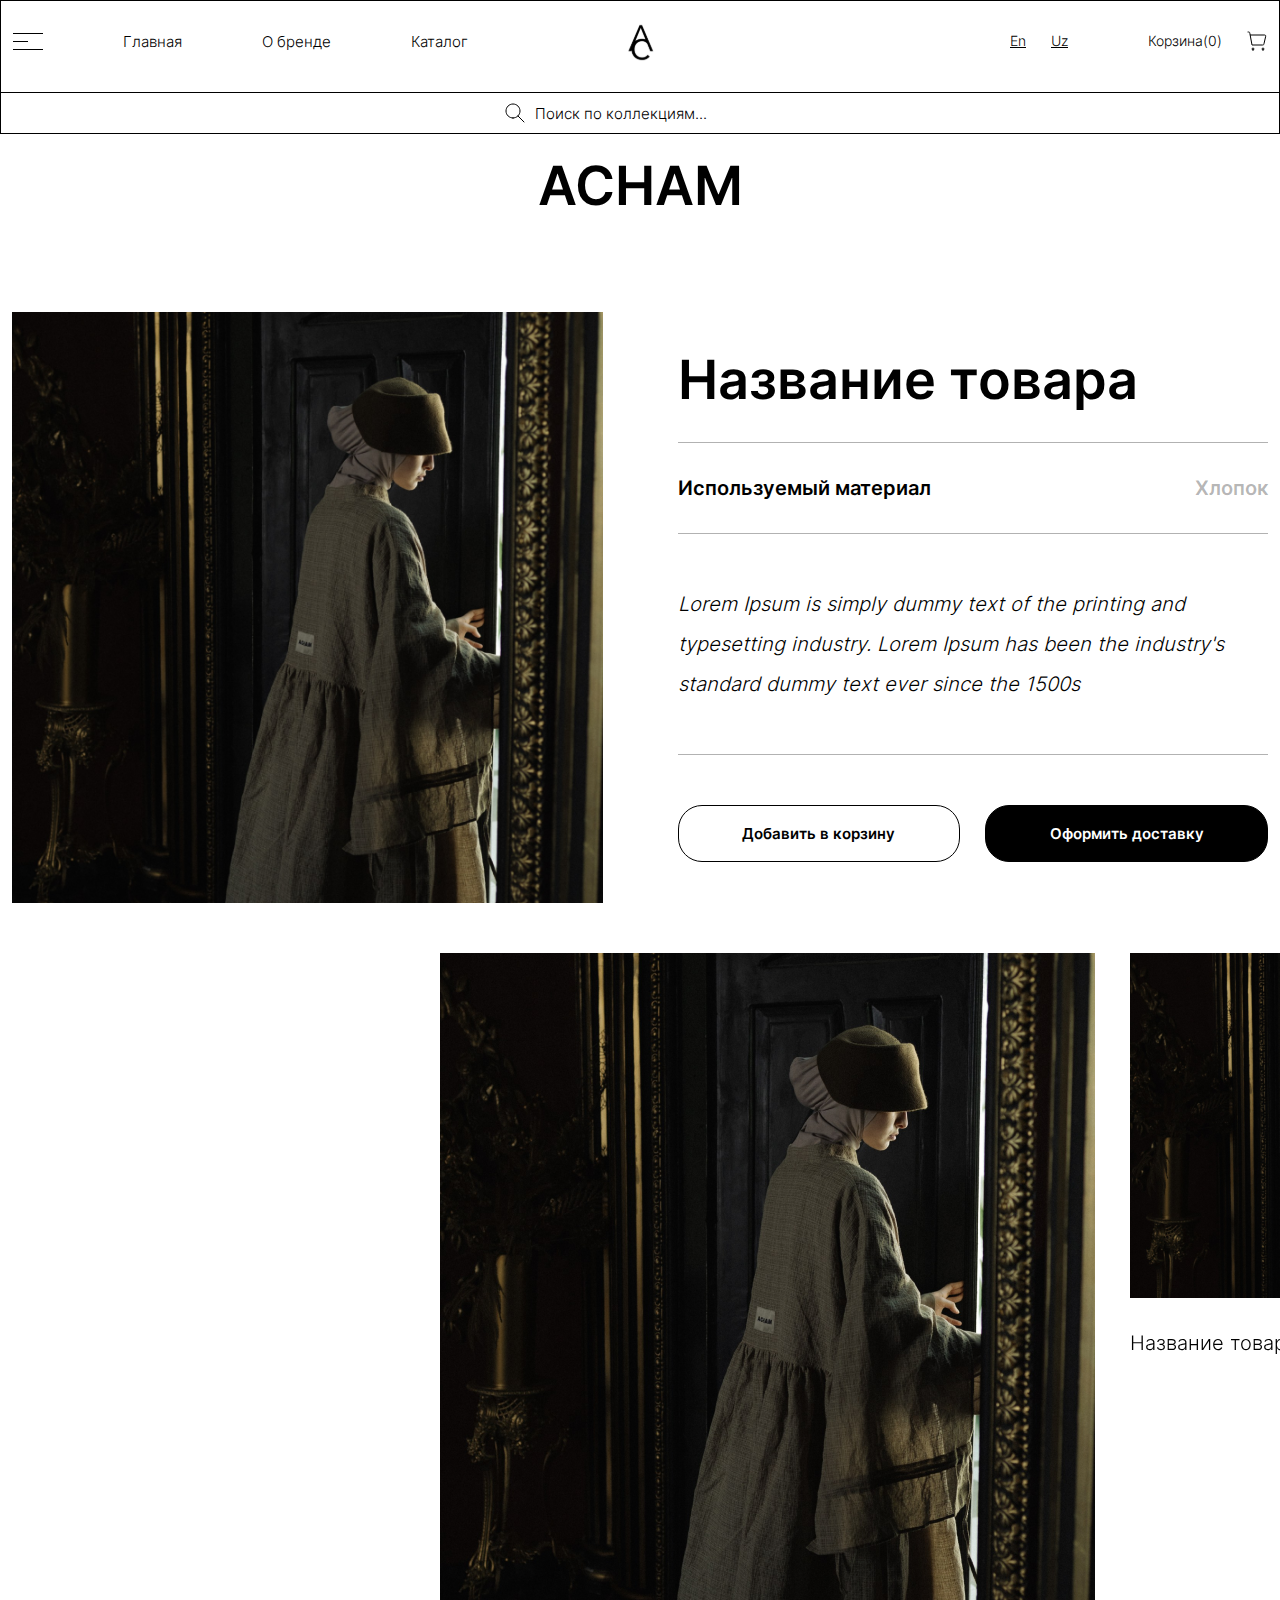
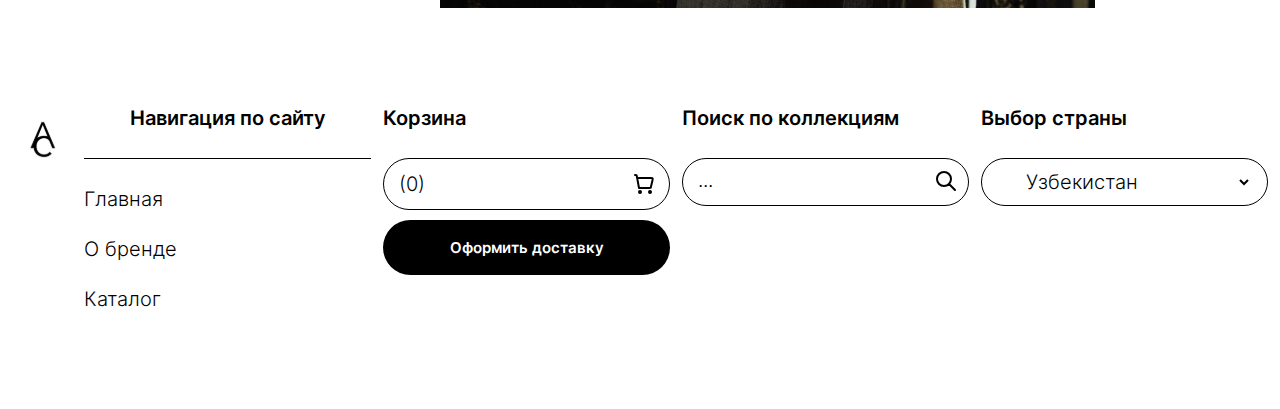
<file: third_page.html>
<!DOCTYPE html>
<html lang="en">

<head>
    <meta charset="UTF-8">
    <meta http-equiv="X-UA-Compatible" content="IE=edge">
    <meta name="viewport" content="width=device-width, initial-scale=1.0, user-scalable=no">
    <title>Web site</title>
    <link rel="stylesheet" href="style/style.css">
    <link rel="stylesheet" href="https://cdn.jsdelivr.net/npm/swiper@11/swiper-bundle.min.css" />

    <style>
        .swiper {
            width: 100%;
            padding-top: 50px;
            padding-bottom: 50px;
        }

        .swiper-wrapper {
            gap: 35px;
        }

        .swiper.mySwiper {
            height: 755px;
        }

        .swiper-slide {
            background-position: center;
            background-size: cover;
            width: 400px;
            height: 400px;
            position: relative;
            display: flex;
            flex-direction: column;
            gap: 35px;
        }

        .swiper-slide-img-c {
            position: relative;
            width: 400px;
            height: 400px;
            overflow: hidden;
            display: flex;
            transition: .1s all;
            justify-content: center;
            align-items: center;
        }

        .swiper-slide-text-b {
            display: block;
        }

        .swiper-slide img {
            display: block;
            position: absolute;
            top: 0;
            left: 0;
            width: 100%;
            /* transition: all .5s; */
        }

        .swiper-slide:hover img {
            opacity: 50%;
        }

        .swiper-slide-active {
            width: max-content;
            height: 100%;
        }

        .swiper-slide-active .swiper-slide-img-c {
            width: 655px;
            height: 655px;
        }

        .swiper-slide-active .swiper-slide--text-b {
            display: none;
        }

        .swiper-slide:hover .swiper-slide--hovertext {
            opacity: 100%;
        }

        @media(max-width: 1100px) {

            .swiper.mySwiper {
                height: 600px;
            }
        }

        @media (max-width: 750px) {
            .swiper.mySwiper {
                height: 500px;
            }
        }

        @media (max-width: 600px) {
            .swiper.mySwiper {
                height: auto;
            }

            .footer {
                margin-top: 0;
            }
        }

        @media (max-width: 500px) {
            .footer {
                margin-top: -30px;
            }
        }
    </style>
</head>

<body>
    <div class="cart-modal">
        <div class="cart-modal__content">
            <div class="absolute-nav">
                <div class="fullprice">Всего: 1 929 999 сум</div>
                <div class="close-modal-btn">X</div>
            </div>
            <div class="cart-modal__content-top">

                <div class="cart-modal__content-top--card">
                    <img src="images/slider.png" alt="">
                    <div>
                        <h3>Товар</h3>
                        <p>299 000 сум</p>
                        <span>499 000 сум</span>
                    </div>
                    <a href="#">Удалить</a>
                </div>
                <div class="cart-modal__content-top--card">
                    <img src="images/slider.png" alt="">
                    <div>
                        <h3>Товар</h3>
                        <p>299 000 сум</p>
                        <span>499 000 сум</span>
                    </div>
                    <a href="#">Удалить</a>
                </div>
                <div class="cart-modal__content-top--card">
                    <img src="images/slider.png" alt="">
                    <div>
                        <h3>Товар</h3>
                        <p>299 000 сум</p>
                        <span>499 000 сум</span>
                    </div>
                    <a href="#">Удалить</a>
                </div>
                <div class="cart-modal__content-top--card">
                    <img src="images/slider.png" alt="">
                    <div>
                        <h3>Товар</h3>
                        <p>299 000 сум</p>
                        <span>499 000 сум</span>
                    </div>
                    <a href="#">Удалить</a>
                </div>
                <div class="cart-modal__content-top--card">
                    <img src="images/slider.png" alt="">
                    <div>
                        <h3>Товар</h3>
                        <p>299 000 сум</p>
                        <span>499 000 сум</span>
                    </div>
                    <a href="#">Удалить</a>
                </div>
                <div class="cart-modal__content-top--card">
                    <img src="images/slider.png" alt="">
                    <div>
                        <h3>Товар</h3>
                        <p>299 000 сум</p>
                        <span>499 000 сум</span>
                    </div>
                    <a href="#">Удалить</a>
                </div>
            </div>
            <div class="cart-modal__content-middle">
                <a href="#" class="cart-modal__content-middle--btn1">Оформить заказ</a>
                <a href="#" class="cart-modal__content-middle--btn2">Заказать звонком</a>
            </div>
            <div class="cart-modal__content-bottom">
                <div class="inputs">
                    <input type="text" placeholder="Ваше имя">
                    <input type="text" placeholder="Ваша фамилия">
                    <input type="text" placeholder="Страна">
                    <input type="text" placeholder="Номер телефона/WhatsApp/Telegram">
                    <a href="#">Заказать</a>
                </div>
                <div class="bottom-btns">
                    <a href="#" class="back">Назад</a>
                    <a href="#">Заказать звонком</a>
                </div>
            </div>
        </div>
    </div>
    <header class="header" style="padding-bottom: 100px;">
        <div style="border: 1px solid;"">
            <div class=" container">
            <nav class="header__content" style="padding: 10px 0 40px 0;">
                <div class="header-left">
                    <div class="header__content-burger">
                        <span></span>
                        <span></span>
                        <span></span>
                    </div>
                    <ul class="header__content-list">
                        <li class="header__content-list--link"><a href="#">Главная</a></li>
                        <li class="header__content-list--link"><a href="#">О бренде</a></li>
                        <li class="header__content-list--link"><a href="#">Каталог</a></li>
                    </ul>
                </div>
                <div class="header__content-logo">
                    <img src="images/icons/logo.svg" alt="">
                </div>
                <div class="header-right">
                    <ul class="header__content-lang">
                        <li class="header__content-lang--choose" style="text-decoration: underline;">En</li>
                        <li class="header__content-lang--choose" style="text-decoration: underline;">Uz</li>
                    </ul>
                    <div class="header__content-cart cart-btn">
                        <span>Корзина(0)</span>
                        <svg width="20" height="20" viewBox="0 0 20 20" fill="none" xmlns="http://www.w3.org/2000/svg">
                            <path
                                d="M1 1H1.26835C1.74213 1 1.97943 1 2.17267 1.08548C2.34304 1.16084 2.48871 1.28218 2.59375 1.43604C2.71269 1.61026 2.75564 1.8429 2.84137 2.30727L5.00004 14L15.4218 14C15.875 14 16.1023 14 16.29 13.9199C16.4559 13.8492 16.5989 13.7346 16.7051 13.5889C16.8252 13.4242 16.8761 13.2037 16.9777 12.7631L16.9785 12.76L18.5477 5.95996L18.5481 5.95854C18.7023 5.29016 18.7796 4.95515 18.6947 4.69238C18.6202 4.46182 18.4635 4.26634 18.2556 4.14192C18.0184 4 17.6758 4 16.9887 4H3.5M16 19C15.4477 19 15 18.5523 15 18C15 17.4477 15.4477 17 16 17C16.5523 17 17 17.4477 17 18C17 18.5523 16.5523 19 16 19ZM6 19C5.44772 19 5 18.5523 5 18C5 17.4477 5.44772 17 6 17C6.55228 17 7 17.4477 7 18C7 18.5523 6.55228 19 6 19Z"
                                stroke="black" stroke-linecap="round" stroke-linejoin="round" />
                        </svg>
                    </div>
                </div>
            </nav>
        </div>
        </div>
        <div class="header__search black" style="background: none;">
            <div class="header__search-search black">
                <div class="container-neo">
                    <div class="header__search-search--search black"
                        style="background: #fff; border: 1px solid black; margin: -20px 0 0 0;">
                        <svg width="20" height="20" viewBox="0 0 20 20" fill="none" xmlns="http://www.w3.org/2000/svg">
                            <path
                                d="M13 13L19 19M8 15C4.13401 15 1 11.866 1 8C1 4.13401 4.13401 1 8 1C11.866 1 15 4.13401 15 8C15 11.866 11.866 15 8 15Z"
                                stroke="black" stroke-linecap="round" stroke-linejoin="round" />
                        </svg>

                        <input type="text" placeholder="Поиск по коллекциям...">
                    </div>
                </div>
                <h2>ACHAM</h2>
            </div>
            <!-- <div class="header__search-btn">
                <span>“Не найдя подходящее платье, <br>я начала делать моду”</span>
                <a href="#">Перейти в каталог</a>
            </div> -->
        </div>

        <div class="burger">
            <ul class="burger__list">
                <li class="burger__list--link"><a href="#">Главная</a></li>
                <li class="burger__list--link"><a href="#">О бренде</a></li>
                <li class="burger__list--link"><a href="#">Каталог</a></li>
            </ul>
            <ul class="burger__list">
                <li class="burger__list--link"><a href="#" class="cart-btn">Корзина (0)</a></li>
            </ul>
            <ul class="burger__list">
                <li class="burger__list--link"><a href="#" style="text-decoration: underline;">En</a></li>
                <li class="burger__list--link"><a href="#" style="text-decoration: underline;">Uz</a></li>
            </ul>
        </div>
    </header>
    <main class="swiper-main">
        <div class="main__card">
            <div class="container">
                <div class="main__card-info">
                    <div class="main__card-info--img">
                        <img src="images/slider.png" alt="">
                    </div>
                    <div class="main__card-info--info">
                        <h2 class="main__card-info--info---title">Название товара</h2>
                        <div class="main__card-info--info---material">
                            <span>Используемый материал</span>
                            <span>Хлопок</span>
                        </div>
                        <p class="main__card-info--info---text">Lorem Ipsum is simply dummy text of the printing and
                            typesetting industry. Lorem Ipsum has been the industry's standard dummy text ever since the
                            1500s</p>
                        <!-- <div class="main__card-info--info---size">
                            <span>Выбор размера</span>
                            <ul>
                                <li class="size active">XS</li>
                                <li class="size">S</li>
                                <li class="size">M</li>
                                <li class="size">L</li>
                                <li class="size">XL</li>
                            </ul>
                        </div> -->
                        <div class="main__card-info--info---btns">
                            <a href="#" class="btn1">Добавить в корзину</a>
                            <a href="#" class="btn2">Оформить доставку</a>
                        </div>
                    </div>
                </div>
            </div>
        </div>
        <div class="swiper mySwiper">
            <!-- <div class="container">
                <div class="swiper-text">
                    <h2 class="swiper-text--first">Коллекция</h2>
                    <h2 class="swiper-text--second">“Весна 2024”</h2>
                </div>
            </div> -->
            <div class="swiper-wrapper">
                <div class="swiper-slide">
                    <div class="swiper-slide-img-c" onclick="document.location='second_page.html'">
                        <img src="images/slider.png" />
                        <a href="second_page.html" class="swiper-slide--hovertext">Перейти в каталог</a>
                    </div>
                    <div class="swiper-slide--text-b">
                        <span class="swiper-slide--text">Название товара</span>
                    </div>
                </div>
                <div class="swiper-slide">
                    <div class="swiper-slide-img-c" onclick="document.location='second_page.html'">
                        <img src="images/slider.png" />
                        <a href="second_page.html" class="swiper-slide--hovertext">Перейти в каталог</a>
                    </div>
                    <div class="swiper-slide--text-b">
                        <span class="swiper-slide--text">Название товара</span>
                    </div>
                </div>
                <div class="swiper-slide">
                    <div class="swiper-slide-img-c" onclick="document.location='second_page.html'">
                        <img src="images/slider.png" />
                        <a href="second_page.html" class="swiper-slide--hovertext">Перейти в каталог</a>
                    </div>
                    <div class="swiper-slide--text-b">
                        <span class="swiper-slide--text">Название товара</span>
                    </div>
                </div>
                <div class="swiper-slide">
                    <div class="swiper-slide-img-c" onclick="document.location='second_page.html'">
                        <img src="images/slider.png" />
                        <a href="second_page.html" class="swiper-slide--hovertext">Перейти в каталог</a>
                    </div>
                    <div class="swiper-slide--text-b">
                        <span class="swiper-slide--text">Название товара</span>
                    </div>
                </div>
                <div class="swiper-slide">
                    <div class="swiper-slide-img-c" onclick="document.location='second_page.html'">
                        <img src="images/slider.png" />
                        <a href="second_page.html" class="swiper-slide--hovertext">Перейти в каталог</a>
                    </div>
                    <div class="swiper-slide--text-b">
                        <span class="swiper-slide--text">Название товара</span>
                    </div>
                </div>
                <div class="swiper-slide">
                    <div class="swiper-slide-img-c" onclick="document.location='second_page.html'">
                        <img src="images/slider.png" />
                        <a href="second_page.html" class="swiper-slide--hovertext">Перейти в каталог</a>
                    </div>
                    <div class="swiper-slide--text-b">
                        <span class="swiper-slide--text">Название товара</span>
                    </div>
                </div>
                <div class="swiper-slide">
                    <div class="swiper-slide-img-c" onclick="document.location='second_page.html'">
                        <img src="images/slider.png" />
                        <a href="second_page.html" class="swiper-slide--hovertext">Перейти в каталог</a>
                    </div>
                    <div class="swiper-slide--text-b">
                        <span class="swiper-slide--text">Название товара</span>
                    </div>
                </div>
                <div class="swiper-slide">
                    <div class="swiper-slide-img-c" onclick="document.location='second_page.html'">
                        <img src="images/slider.png" />
                        <a href="second_page.html" class="swiper-slide--hovertext">Перейти в каталог</a>
                    </div>
                    <div class="swiper-slide--text-b">
                        <span class="swiper-slide--text">Название товара</span>
                    </div>
                </div>
            </div>
        </div>
        <div class="acham-line" style="display: none;">
            <span>ACHAM</span>
            <span>ACHAM</span>
            <span>ACHAM</span>
            <span>ACHAM</span>
            <span>ACHAM</span>
            <span>ACHAM</span>
            <span>ACHAM</span>
            <span>ACHAM</span>
            <span>ACHAM</span>
            <span>ACHAM</span>
            <span>ACHAM</span>
            <span>ACHAM</span>
            <span>ACHAM</span>
            <span>ACHAM</span>
            <span>ACHAM</span>
            <span>ACHAM</span>
            <span>ACHAM</span>
            <span>ACHAM</span>
            <span>ACHAM</span>
            <span>ACHAM</span>
        </div>
    </main>
    <footer class="footer">
        <div class="container">
            <div class="footer__content">
                <div class="footer__content-logo">
                    <img src="images/icons/logo.svg" alt="">
                </div>
                <div class="footer__content-nav">
                    <span class="footer__content-nav--title">Навигация по сайту</span>
                    <a href="#" class="footer__content-nav--link">Главная</a>
                    <a href="#" class="footer__content-nav--link">О бренде</a>
                    <a href="second_page.html" class="footer__content-nav--link">Каталог</a>
                </div>
                <div class="footer__content-cart cart-btn">
                    <span class="footer__content-cart--title">Корзина</span>
                    <div>
                        <span>(0)</span>
                        <svg width="20" height="20" viewBox="0 0 20 20" fill="none" xmlns="http://www.w3.org/2000/svg">
                            <path
                                d="M1 1H1.26835C1.74213 1 1.97943 1 2.17267 1.08548C2.34304 1.16084 2.48871 1.28218 2.59375 1.43604C2.71269 1.61026 2.75564 1.8429 2.84137 2.30727L5.00004 14L15.4218 14C15.875 14 16.1023 14 16.29 13.9199C16.4559 13.8492 16.5989 13.7346 16.7051 13.5889C16.8252 13.4242 16.8761 13.2037 16.9777 12.7631L16.9785 12.76L18.5477 5.95996L18.5481 5.95854C18.7023 5.29016 18.7796 4.95515 18.6947 4.69238C18.6202 4.46182 18.4635 4.26634 18.2556 4.14192C18.0184 4 17.6758 4 16.9887 4H3.5M16 19C15.4477 19 15 18.5523 15 18C15 17.4477 15.4477 17 16 17C16.5523 17 17 17.4477 17 18C17 18.5523 16.5523 19 16 19ZM6 19C5.44772 19 5 18.5523 5 18C5 17.4477 5.44772 17 6 17C6.55228 17 7 17.4477 7 18C7 18.5523 6.55228 19 6 19Z"
                                stroke="black" stroke-width="2" stroke-linecap="round" stroke-linejoin="round" />
                        </svg>
                    </div>
                    <a href="#">Оформить доставку</a>
                </div>
                <div class="footer__content-collection">
                    <span class="footer__content-collection--title">Поиск по коллекциям</span>
                    <div>
                        <input class="footer__content-collection--input" placeholder="...">
                        <svg width="20" height="20" viewBox="0 0 20 20" fill="none" xmlns="http://www.w3.org/2000/svg">
                            <path
                                d="M13 13L19 19M8 15C4.13401 15 1 11.866 1 8C1 4.13401 4.13401 1 8 1C11.866 1 15 4.13401 15 8C15 11.866 11.866 15 8 15Z"
                                stroke="black" stroke-width="2" stroke-linecap="round" stroke-linejoin="round" />
                        </svg>
                    </div>
                </div>
                <div class="footer__content-country">
                    <span class="footer__content-country--title">Выбор страны</span>
                    <div>
                        <select id="country-select" name="country" style="width: 100%;">
                            <option value="UZ">Узбекистан</option>
                            <option value="AF">Афганистан</option>
                            <option value="AL">Албания</option>
                            <option value="DZ">Алжир</option>
                            <option value="AS">Американское Самоа</option>
                            <option value="AD">Андорра</option>
                            <option value="AO">Ангола</option>
                            <option value="AI">Ангилья</option>
                            <option value="AQ">Антарктида</option>
                            <option value="AG">Антигуа и Барбуда</option>
                            <option value="AR">Аргентина</option>
                            <option value="AM">Армения</option>
                            <option value="AW">Аруба</option>
                            <option value="AU">Австралия</option>
                            <option value="AT">Австрия</option>
                            <option value="AZ">Азербайджан</option>
                            <option value="BS">Багамы</option>
                            <option value="BH">Бахрейн</option>
                            <option value="BD">Бангладеш</option>
                            <option value="BB">Барбадос</option>
                            <option value="BY">Беларусь</option>
                            <option value="BE">Бельгия</option>
                            <option value="BZ">Белиз</option>
                            <option value="BJ">Бенин</option>
                            <option value="BM">Бермудские острова</option>
                            <option value="BT">Бутан</option>
                            <option value="BO">Боливия</option>
                            <option value="BA">Босния и Герцеговина</option>
                            <option value="BW">Ботсвана</option>
                            <option value="BR">Бразилия</option>
                            <option value="IO">Британская территория Индийского океана</option>
                            <option value="VG">Британские Виргинские острова</option>
                            <option value="BN">Бруней</option>
                            <option value="BG">Болгария</option>
                            <option value="BF">Буркина-Фасо</option>
                            <option value="BI">Бурунди</option>
                            <option value="CV">Кабо-Верде</option>
                            <option value="KH">Камбоджа</option>
                            <option value="CM">Камерун</option>
                            <option value="CA">Канада</option>
                            <option value="KY">Каймановы острова</option>
                            <option value="CF">Центральноафриканская Республика</option>
                            <option value="TD">Чад</option>
                            <option value="CL">Чили</option>
                            <option value="CN">Китай</option>
                            <option value="CO">Колумбия</option>
                            <option value="KM">Коморы</option>
                            <option value="CD">Конго (Демократическая Республика)</option>
                            <option value="CG">Конго (Республика)</option>
                            <option value="CK">Острова Кука</option>
                            <option value="CR">Коста-Рика</option>
                            <option value="HR">Хорватия</option>
                            <option value="CU">Куба</option>
                            <option value="CY">Кипр</option>
                            <option value="CZ">Чехия</option>
                            <option value="CI">Кот-д'Ивуар</option>
                            <option value="DK">Дания</option>
                            <option value="DJ">Джибути</option>
                            <option value="DM">Доминика</option>
                            <option value="DO">Доминиканская Республика</option>
                            <option value="EC">Эквадор</option>
                            <option value="EG">Египет</option>
                            <option value="SV">Сальвадор</option>
                            <option value="GQ">Экваториальная Гвинея</option>
                            <option value="ER">Эритрея</option>
                            <option value="EE">Эстония</option>
                            <option value="SZ">Эсватини</option>
                            <option value="ET">Эфиопия</option>
                            <option value="FK">Фолклендские острова</option>
                            <option value="FO">Фарерские острова</option>
                            <option value="FJ">Фиджи</option>
                            <option value="FI">Финляндия</option>
                            <option value="FR">Франция</option>
                            <option value="GF">Французская Гвиана</option>
                            <option value="PF">Французская Полинезия</option>
                            <option value="TF">Французские Южные и Антарктические территории</option>
                            <option value="GA">Габон</option>
                            <option value="GM">Гамбия</option>
                            <option value="GE">Грузия</option>
                            <option value="DE">Германия</option>
                            <option value="GH">Гана</option>
                            <option value="GI">Гибралтар</option>
                            <option value="GR">Греция</option>
                            <option value="GL">Гренландия</option>
                            <option value="GD">Гренада</option>
                            <option value="GP">Гваделупа</option>
                            <option value="GU">Гуам</option>
                            <option value="GT">Гватемала</option>
                            <option value="GG">Гернси</option>
                            <option value="GN">Гвинея</option>
                            <option value="GW">Гвинея-Бисау</option>
                            <option value="GY">Гайана</option>
                            <option value="HT">Гаити</option>
                            <option value="VA">Ватикан</option>
                            <option value="HN">Гондурас</option>
                            <option value="HK">Гонконг</option>
                            <option value="HU">Венгрия</option>
                            <option value="IS">Исландия</option>
                            <option value="IN">Индия</option>
                            <option value="ID">Индонезия</option>
                            <option value="IR">Иран</option>
                            <option value="IQ">Ирак</option>
                            <option value="IE">Ирландия</option>
                            <option value="IM">Остров Мэн</option>
                            <option value="IL">Израиль</option>
                            <option value="IT">Италия</option>
                            <option value="JM">Ямайка</option>
                            <option value="JP">Япония</option>
                            <option value="JE">Джерси</option>
                            <option value="JO">Иордания</option>
                            <option value="KZ">Казахстан</option>
                            <option value="KE">Кения</option>
                            <option value="KI">Кирибати</option>
                            <option value="KW">Кувейт</option>
                            <option value="KG">Кыргызстан</option>
                            <option value="LA">Лаос</option>
                            <option value="LV">Латвия</option>
                            <option value="LB">Ливан</option>
                            <option value="LS">Лесото</option>
                            <option value="LR">Либерия</option>
                            <option value="LY">Ливия</option>
                            <option value="LI">Лихтенштейн</option>
                            <option value="LT">Литва</option>
                            <option value="LU">Люксембург</option>
                            <option value="MO">Макао</option>
                            <option value="MG">Мадагаскар</option>
                            <option value="MW">Малави</option>
                            <option value="MY">Малайзия</option>
                            <option value="MV">Мальдивы</option>
                            <option value="ML">Мали</option>
                            <option value="MT">Мальта</option>
                            <option value="MH">Маршалловы острова</option>
                            <option value="MQ">Мартиника</option>
                            <option value="MR">Мавритания</option>
                            <option value="MU">Маврикий</option>
                            <option value="YT">Майотта</option>
                            <option value="MX">Мексика</option>
                            <option value="FM">Федеративные Штаты Микронезии</option>
                            <option value="MD">Молдова</option>
                            <option value="MC">Монако</option>
                            <option value="MN">Монголия</option>
                            <option value="ME">Черногория</option>
                            <option value="MS">Монтсеррат</option>
                            <option value="MA">Марокко</option>
                            <option value="MZ">Мозамбик</option>
                            <option value="MM">Мьянма</option>
                            <option value="NA">Намибия</option>
                            <option value="NR">Науру</option>
                            <option value="NP">Непал</option>
                            <option value="NL">Нидерланды</option>
                            <option value="NC">Новая Каледония</option>
                            <option value="NZ">Новая Зеландия</option>
                            <option value="NI">Никарагуа</option>
                            <option value="NE">Нигер</option>
                            <option value="NG">Нигерия</option>
                            <option value="NU">Ниуэ</option>
                            <option value="NF">Остров Норфолк</option>
                            <option value="KP">КНДР</option>
                            <option value="MK">Северная Македония</option>
                            <option value="NO">Норвегия</option>
                            <option value="OM">Оман</option>
                            <option value="PK">Пакистан</option>
                            <option value="PW">Палау</option>
                            <option value="PS">Палестина</option>
                            <option value="PA">Панама</option>
                            <option value="PG">Папуа — Новая Гвинея</option>
                            <option value="PY">Парагвай</option>
                            <option value="PE">Перу</option>
                            <option value="PH">Филиппины</option>
                            <option value="PN">Питкэрн</option>
                            <option value="PL">Польша</option>
                            <option value="PT">Португалия</option>
                            <option value="PR">Пуэрто-Рико</option>
                            <option value="QA">Катар</option>
                            <option value="RE">Реюньон</option>
                            <option value="RO">Румыния</option>
                            <option value="RU">Россия</option>
                            <option value="RW">Руанда</option>
                            <option value="BL">Сен-Бартелеми</option>
                            <option value="SH">Остров Святой Елены, Остров Вознесения и Тристан-да-Кунья</option>
                            <option value="KN">Сент-Китс и Невис</option>
                            <option value="LC">Сент-Люсия</option>
                            <option value="MF">Сен-Мартен</option>
                            <option value="PM">Сен-Пьер и Микелон</option>
                            <option value="VC">Сент-Винсент и Гренадины</option>
                            <option value="WS">Самоа</option>
                            <option value="SM">Сан-Марино</option>
                            <option value="ST">Сан-Томе и Принсипи</option>
                            <option value="SA">Саудовская Аравия</option>
                            <option value="SN">Сенегал</option>
                            <option value="RS">Сербия</option>
                            <option value="SC">Сейшелы</option>
                            <option value="SL">Сьерра-Леоне</option>
                            <option value="SG">Сингапур</option>
                            <option value="SX">Синт-Мартен</option>
                            <option value="SK">Словакия</option>
                            <option value="SI">Словения</option>
                            <option value="SB">Соломоновы острова</option>
                            <option value="SO">Сомали</option>
                            <option value="ZA">Южная Африка</option>
                            <option value="GS">Южная Георгия и Южные Сандвичевы острова</option>
                            <option value="SS">Южный Судан</option>
                            <option value="ES">Испания</option>
                            <option value="LK">Шри-Ланка</option>
                            <option value="SD">Судан</option>
                            <option value="SR">Суринам</option>
                            <option value="SE">Швеция</option>
                            <option value="CH">Швейцария</option>
                            <option value="SY">Сирия</option>
                            <option value="TW">Тайвань</option>
                            <option value="TJ">Таджикистан</option>
                            <option value="TZ">Танзания</option>
                            <option value="TH">Таиланд</option>
                            <option value="TL">Восточный Тимор</option>
                            <option value="TG">Того</option>
                            <option value="TK">Токелау</option>
                            <option value="TO">Тонга</option>
                            <option value="TT">Тринидад и Тобаго</option>
                            <option value="TN">Тунис</option>
                            <option value="TR">Турция</option>
                            <option value="TM">Туркмения</option>
                            <option value="TC">Теркс и Кайкос</option>
                            <option value="TV">Тувалу</option>
                            <option value="UG">Уганда</option>
                            <option value="UA">Украина</option>
                            <option value="AE">ОАЭ</option>
                            <option value="GB">Великобритания</option>
                            <option value="US">Соединенные Штаты</option>
                            <option value="UY">Уругвай</option>
                            <option value="VU">Вануату</option>
                            <option value="VE">Венесуэла</option>
                            <option value="VN">Вьетнам</option>
                            <option value="WF">Уоллис и Футуна</option>
                            <option value="EH">Западная Сахара</option>
                            <option value="YE">Йемен</option>
                            <option value="ZM">Замбия</option>
                            <option value="ZW">Зимбабве</option>
                        </select>
                    </div>
                </div>
            </div>
        </div>
    </footer>

    <script src="https://cdn.jsdelivr.net/npm/swiper@11/swiper-bundle.min.js"></script>
    <script src="js/script.js"></script>

</body>


</html>
</file>
<file: style/style.css>
@import url(nullstyle.css);
@import url(fonts.css);

:root {
    --ml: "Montserrat-Light";
    --mli: "Montserrat-LightItalic";
    --msb: "Montserrat-SemiBold";
}


.ov_flow {
    overflow-x: hidden;
    max-width: 100vw;
}


html {
    overflow-x: hidden !important;
}

body {
    font-family: var(--ml);
    -webkit-user-select: none;
    -moz-user-select: none;
    -ms-user-select: none;
    user-select: none;
}

/* new */
input,
button,
textarea,
select {
    font-family: inherit;
}

/* new */

.container-neo {
    max-width: 1320px;
    width: 100%;
}

.header {
    width: 100%;
    margin: 0 auto;
}

.header__content {
    display: -webkit-box;
    display: -ms-flexbox;
    display: flex;
    -webkit-box-align: center;
    -ms-flex-align: center;
    align-items: center;
    -webkit-box-pack: justify;
    -ms-flex-pack: justify;
    justify-content: space-between;
    padding: 10px 0;
}

.header-left {
    display: -webkit-box;
    display: -ms-flexbox;
    display: flex;
    -webkit-box-align: center;
    -ms-flex-align: center;
    align-items: center;
    -webkit-box-pack: start;
    -ms-flex-pack: start;
    justify-content: flex-start;
    gap: 80px;
    width: 40%;
}

.header__content-burger {
    display: -webkit-box;
    display: -ms-flexbox;
    display: flex;
    -webkit-box-orient: vertical;
    -webkit-box-direction: normal;
    -ms-flex-direction: column;
    flex-direction: column;
    -webkit-box-pack: justify;
    -ms-flex-pack: justify;
    justify-content: space-between;
    -webkit-box-align: start;
    -ms-flex-align: start;
    align-items: flex-start;
    width: 30px;
    height: 17px;
    cursor: pointer;
    z-index: 9999999999;
}

.header__content-burger span:nth-of-type(1) {
    width: 100%;
    -webkit-transition: all .2s;
    -o-transition: all .2s;
    transition: all .2s;
}

.header__content-burger:hover span:nth-of-type(1) {
    width: 25%;
}

.header__content-burger span:nth-of-type(2) {
    width: 50%;
    -webkit-transition: all .2s;
    -o-transition: all .2s;
    transition: all .2s;
}

.header__content-burger:hover span:nth-of-type(2) {
    width: 75%;
}

.header__content-burger span:nth-of-type(3) {
    width: 100%;
    -webkit-transition: all .2s;
    -o-transition: all .2s;
    transition: all .2s;
}

.header__content-burger:hover span:nth-of-type(3) {
    width: 25%;
}

.burger {
    opacity: 0%;
    -webkit-transform: translateX(-5000px);
    -ms-transform: translateX(-5000px);
    transform: translateX(-5000px);
    -webkit-transition: all .5s;
    -o-transition: all .5s;
    transition: all .5s;
    position: fixed;
    top: 0;
    left: 0;
    background: white;
    /* background: #000; */
    border: 1px solid black;
    width: -webkit-max-content;
    width: -moz-max-content;
    width: max-content;
    padding: 0 200px 0 275px;
    height: 100%;
    z-index: 99;
    display: -webkit-box;
    display: -ms-flexbox;
    display: flex;
    -webkit-box-pack: center;
    -ms-flex-pack: center;
    justify-content: center;
    -webkit-box-align: center;
    -ms-flex-align: center;
    align-items: center;
}

.burger.active {
    opacity: 100%;
    -webkit-transform: translateX(0px);
    -ms-transform: translateX(0px);
    transform: translateX(0px);
    -webkit-box-orient: vertical;
    -webkit-box-direction: normal;
    -ms-flex-direction: column;
    flex-direction: column;
    gap: 30px;
    z-index: 99999999;
}

.burger__list {
    display: -webkit-box;
    display: -ms-flexbox;
    display: flex;
    -webkit-box-orient: vertical;
    -webkit-box-direction: normal;
    -ms-flex-direction: column;
    flex-direction: column;
    /* justify-content: center; */
    /* align-items: center; */
    gap: 15px;
    width: 100%;
}

.burger__list--link {
    -webkit-transition: all .5s;
    -o-transition: all .5s;
    transition: all .5s;
    color: black;
    padding: 0 0 0 50px;
}

.burger__list--link a {
    font-size: 24px;
    font-family: var(--mli);
    font-style: italic;
    font-weight: 900;
    color: #000000;
    /* color: white; */
}

.burger__list--link:hover {
    opacity: 75%;
}

.header__content-burger span:first-of-type {
    max-width: 30px;
    width: 100%;
    height: 1px;
    background-color: black;
}

.header__content-burger span:nth-of-type(2) {
    max-width: 30px;
    width: 50%;
    height: 1px;
    background-color: black;
}

.header__content-burger span:last-of-type {
    max-width: 30px;
    width: 100%;
    height: 1px;
    background-color: black;
}

.header__content-list {
    display: -webkit-box;
    display: -ms-flexbox;
    display: flex;
    -webkit-box-pack: center;
    -ms-flex-pack: center;
    justify-content: center;
    -webkit-box-align: center;
    -ms-flex-align: center;
    align-items: center;
    gap: 80px;
}

.header__content-list--link a {
    font-family: var(--ml);
    font-size: 15px;
    color: #000;
    -webkit-transition: all .5s;
    -o-transition: all .5s;
    transition: all .5s;
}

.header__content-list--link a:hover {
    opacity: 50%;
}

.header__content-logo img {
    cursor: pointer;
    width: 60px;
    height: 60px;
}

.header-right {
    display: -webkit-box;
    display: -ms-flexbox;
    display: flex;
    -webkit-box-pack: end;
    -ms-flex-pack: end;
    justify-content: flex-end;
    -webkit-box-align: center;
    -ms-flex-align: center;
    align-items: center;
    gap: 80px;
    width: 40%;
}

.header__content-lang {
    display: -webkit-box;
    display: -ms-flexbox;
    display: flex;
    -webkit-box-pack: center;
    -ms-flex-pack: center;
    justify-content: center;
    -webkit-box-align: center;
    -ms-flex-align: center;
    align-items: center;
    gap: 25px;
}

.header__content-cart {
    display: -webkit-box;
    display: -ms-flexbox;
    display: flex;
    -webkit-box-pack: center;
    -ms-flex-pack: center;
    justify-content: center;
    -webkit-box-align: center;
    -ms-flex-align: center;
    align-items: center;
    gap: 25px;
}

.header__content-logo {
    /* display: -webkit-box;
    display: -ms-flexbox;
    display: flex;
    -webkit-box-pack: center;
    -ms-flex-pack: center;
    justify-content: center;
    -webkit-box-align: center;
    -ms-flex-align: center;
    align-items: center; */
    display: block;
}

.header__search {
    width: 100%;
    display: -webkit-box;
    display: -ms-flexbox;
    display: flex;
    -webkit-box-orient: vertical;
    -webkit-box-direction: normal;
    -ms-flex-direction: column;
    flex-direction: column;
    -webkit-box-pack: justify;
    -ms-flex-pack: justify;
    justify-content: space-between;
    -webkit-box-align: start;
    -ms-flex-align: start;
    align-items: flex-start;
    background: transparent;
    position: relative;
    /* background: url(../images/acham_main_img.png) no-repeat, center/cover;
    height: 100vh; */
}

/* .header__search img {
    width: 100%;
    max-height: 1000px;
    height: 100%;
    -o-object-fit: cover;
       object-fit: cover;
} */

.header__search video {
    width: 100%;
    max-height: 100vh;
    height: 100%;
    -o-object-fit: cover;
    object-fit: cover;
}

.header__search.black {
    height: auto;
}

.header__search-search {
    width: 100%;
    display: -webkit-box;
    display: -ms-flexbox;
    display: flex;
    -webkit-box-orient: vertical;
    -webkit-box-direction: normal;
    -ms-flex-direction: column;
    flex-direction: column;
    -webkit-box-pack: center;
    -ms-flex-pack: center;
    justify-content: center;
    -webkit-box-align: center;
    -ms-flex-align: center;
    align-items: center;
    z-index: 10;
    gap: 25px;

    position: absolute;
    top: 0;
}

.header__search-search h2 {
    font-size: 54px;
    font-family: var(--msb);
    color: #fff;
}

.header__search-search.black h2 {
    color: #000;
}

.header__search-search--search {
    width: 100%;
    border: 1px solid white;
    padding: 10px;
    display: -webkit-box;
    display: -ms-flexbox;
    display: flex;
    -webkit-box-align: center;
    -ms-flex-align: center;
    align-items: center;
    -webkit-box-pack: center;
    -ms-flex-pack: center;
    justify-content: center;
    gap: 10px;
    cursor: pointer;
    -webkit-transition: all .5s;
    -o-transition: all .5s;
    transition: all .5s;
}

.header__search-search--search.black {
    -webkit-transition: none;
    -o-transition: none;
    transition: none;
}

.header__search-search--search.black:hover {
    opacity: 100%;
}

.header__search-search--search:hover {
    opacity: 90%;
}

.header__search-search--search input {
    font-family: var(--ml);
    font-size: 15px;
    color: #fff;
    background: transparent;
}

.header__search-search--search.black input {
    color: #000;
}

.header__search-search--search input::-webkit-input-placeholder {
    font-family: var(--ml);
    font-size: 15px;
    color: #fff;
    background-color: transparent;
}

.header__search-search--search input::-moz-placeholder {
    font-family: var(--ml);
    font-size: 15px;
    color: #fff;
    background-color: transparent;
}

.header__search-search--search input:-ms-input-placeholder {
    font-family: var(--ml);
    font-size: 15px;
    color: #fff;
    background-color: transparent;
}

.header__search-search--search input::-ms-input-placeholder {
    font-family: var(--ml);
    font-size: 15px;
    color: #fff;
    background-color: transparent;
}

.header__search-search--search input::placeholder {
    font-family: var(--ml);
    font-size: 15px;
    color: #fff;
    background-color: transparent;
}

.header__search-search--search.black input::-webkit-input-placeholder {
    font-family: var(--ml);
    font-size: 15px;
    color: #000;
    background-color: transparent;
}

.header__search-search--search.black input::-moz-placeholder {
    font-family: var(--ml);
    font-size: 15px;
    color: #000;
    background-color: transparent;
}

.header__search-search--search.black input:-ms-input-placeholder {
    font-family: var(--ml);
    font-size: 15px;
    color: #000;
    background-color: transparent;
}

.header__search-search--search.black input::-ms-input-placeholder {
    font-family: var(--ml);
    font-size: 15px;
    color: #000;
    background-color: transparent;
}

.header__search-search--search.black input::placeholder {
    font-family: var(--ml);
    font-size: 15px;
    color: #000;
    background-color: transparent;
}

.header__search-btn {
    display: -webkit-box;
    display: -ms-flexbox;
    display: flex;
    width: 100%;
    -webkit-box-orient: vertical;
    -webkit-box-direction: normal;
    -ms-flex-direction: column;
    flex-direction: column;
    -webkit-box-pack: center;
    -ms-flex-pack: center;
    justify-content: center;
    -webkit-box-align: center;
    -ms-flex-align: center;
    align-items: center;
    gap: 50px;
    padding: 0 8px;
    padding-bottom: 50px;
    position: absolute;
    bottom: 0;
}

.header__search-btn span {
    font-family: var(--mli);
    font-style: italic;
    font-size: 32px;
    text-align: center;
    color: #fff;
}

.header__search-btn a {
    max-width: 340px;
    width: 100%;
    padding: 20px 20px;
    text-align: center;
    display: -webkit-box;
    display: -ms-flexbox;
    display: flex;
    -webkit-box-pack: center;
    -ms-flex-pack: center;
    justify-content: center;
    -webkit-box-align: center;
    -ms-flex-align: center;
    align-items: center;
    border: 1px solid #fff;
    font-size: 15px;
    font-family: var(--msb);
    color: #fff;
    -webkit-transition: all .5s;
    -o-transition: all .5s;
    transition: all .5s;
    border-radius: 32px;
}

.header__search-btn a:hover {
    opacity: 50%;
}


.swiper-slide--text {
    font-size: 20px;
    font-family: var(--ml);
}

.swiper-slide--hovertext {
    font-size: 20px;
    text-align: center;
    font-family: var(--msb);
    z-index: 10;
    color: #fff;
    opacity: 0%;
    -webkit-transition: all .5s;
    -o-transition: all .5s;
    transition: all .5s;
}

.main__card {
    width: 100%;
    display: -webkit-box;
    display: -ms-flexbox;
    display: flex;
    -webkit-box-pack: center;
    -ms-flex-pack: center;
    justify-content: center;
    -webkit-box-align: center;
    -ms-flex-align: center;
    align-items: center;
}

.main__card-info {
    display: -webkit-box;
    display: -ms-flexbox;
    display: flex;
    -webkit-box-pack: justify;
    -ms-flex-pack: justify;
    justify-content: space-between;
    -webkit-box-align: center;
    -ms-flex-align: center;
    align-items: center;
    width: 100%;
    gap: 75px;
    margin-top: 100px;
}

.main__card-info--img {
    width: 100%;
    display: -webkit-box;
    display: -ms-flexbox;
    display: flex;
    -webkit-box-pack: center;
    -ms-flex-pack: center;
    justify-content: center;
    -webkit-box-align: center;
    -ms-flex-align: center;
    align-items: center;
}

.main__card-info--img img {
    width: 100%;
    -o-object-fit: cover;
    object-fit: cover;
}

.main__card-info--info {
    display: -webkit-box;
    display: -ms-flexbox;
    display: flex;
    -webkit-box-orient: vertical;
    -webkit-box-direction: normal;
    -ms-flex-direction: column;
    flex-direction: column;
    -webkit-box-pack: center;
    -ms-flex-pack: center;
    justify-content: center;
    -webkit-box-align: center;
    -ms-flex-align: center;
    align-items: center;
    width: 100%;
}

.main__card-info--info---title {
    width: 100%;
    display: -webkit-box;
    display: -ms-flexbox;
    display: flex;
    -webkit-box-pack: start;
    -ms-flex-pack: start;
    justify-content: start;
    -webkit-box-align: start;
    -ms-flex-align: start;
    align-items: flex-start;
    font-family: var(--msb);
    font-size: 54px;
    padding: 0 0 35px 0;
    border-bottom: 1px solid rgba(0, 0, 0, 0.3);
}

.main__card-info--info---material {
    display: -webkit-box;
    display: -ms-flexbox;
    display: flex;
    -webkit-box-pack: justify;
    -ms-flex-pack: justify;
    justify-content: space-between;
    -webkit-box-align: center;
    -ms-flex-align: center;
    align-items: center;
    width: 100%;
    padding: 35px 0;
    border-bottom: 1px solid rgba(0, 0, 0, 0.3);
}

.main__card-info--info---material span:first-of-type {
    color: #000;
    font-family: var(--msb);
    font-size: 20px;
}

.main__card-info--info---material span:last-of-type {
    color: rgba(0, 0, 0, 0.3);
    font-family: var(--msb);
    font-size: 20px;
}

.main__card-info--info---text {
    padding: 50px 0;
    border-bottom: 1px solid rgba(0, 0, 0, 0.3);
    font-size: 20px;
    line-height: 200%;
    font-family: var(--mli);
    font-style: italic;
}

.main__card-info--info---size {
    display: -webkit-box;
    display: -ms-flexbox;
    display: flex;
    -webkit-box-pack: justify;
    -ms-flex-pack: justify;
    justify-content: space-between;
    -webkit-box-align: center;
    -ms-flex-align: center;
    align-items: center;
    width: 100%;
    padding: 35px 0 0 0;
}

.main__card-info--info---size span {
    font-size: 20px;
    color: #000;
    font-family: var(--msb);
}

.main__card-info--info---size ul {
    display: -webkit-box;
    display: -ms-flexbox;
    display: flex;
    -webkit-box-pack: center;
    -ms-flex-pack: center;
    justify-content: center;
    -webkit-box-align: center;
    -ms-flex-align: center;
    align-items: center;
    gap: 35px;
}

.size {
    font-size: 20px;
    color: rgba(0, 0, 0, 0.3);
    font-family: var(--msb);
    cursor: pointer;
}

.size.active {
    color: #000;
    text-decoration: underline;
}

.main__card-info--info---btns {
    width: 100%;
    display: -webkit-box;
    display: -ms-flexbox;
    display: flex;
    -webkit-box-pack: justify;
    -ms-flex-pack: justify;
    justify-content: space-between;
    -webkit-box-align: center;
    -ms-flex-align: center;
    align-items: center;
    margin: 50px 0 0 0;
    gap: 25px;
}

.btn1 {
    font-size: 15px;
    text-align: center;
    width: 100%;
    padding: 20px 5px;
    border: 1px solid #000;
    font-family: var(--msb);
    color: #000;
    background: #fff;
    -webkit-transition: all .5s;
    -o-transition: all .5s;
    transition: all .5s;
    border-radius: 24px;
}

.btn1:hover,
.btn2:hover {
    opacity: 90%;
}

.btn2 {
    font-size: 15px;
    text-align: center;
    width: 100%;
    padding: 20px 5px;
    background: #000;
    font-family: var(--msb);
    border: 1px solid #000;
    color: #fff;
    -webkit-transition: all .5s;
    -o-transition: all .5s;
    transition: all .5s;
    border-radius: 24px;
}

.main__subcontent {
    padding: 50px 0 100px 0;
    display: -webkit-box;
    display: -ms-flexbox;
    display: flex;
    -webkit-box-orient: vertical;
    -webkit-box-direction: normal;
    -ms-flex-direction: column;
    flex-direction: column;
    -webkit-box-pack: center;
    -ms-flex-pack: center;
    justify-content: center;
    -webkit-box-align: center;
    -ms-flex-align: center;
    align-items: center;
    gap: 50px;
}

.main__subcontent-show {
    display: -webkit-box;
    display: -ms-flexbox;
    display: flex;
    -webkit-box-pack: justify;
    -ms-flex-pack: justify;
    justify-content: space-between;
    -webkit-box-align: center;
    -ms-flex-align: center;
    align-items: center;
    gap: 2px;
}

.main__subcontent-show--block {
    width: 100%;
    position: relative;
    display: -webkit-box;
    display: -ms-flexbox;
    display: flex;
    -webkit-box-pack: center;
    -ms-flex-pack: center;
    justify-content: center;
    -webkit-box-align: center;
    -ms-flex-align: center;
    align-items: center;
}

.main__subcontent-show--block img {
    width: 100%;
    -o-object-fit: cover;
    object-fit: cover;
}

.main__subcontent-show--block---text {
    z-index: 3;
    font-family: var(--msb);
    font-size: 54px;
    color: #fff;
    position: absolute;
    bottom: 50px;
    left: 50px;
}

.main__content-btn {
    padding: 18px 100px;
    display: -webkit-box;
    display: -ms-flexbox;
    display: flex;
    -webkit-box-pack: center;
    -ms-flex-pack: center;
    justify-content: center;
    -webkit-box-align: center;
    -ms-flex-align: center;
    align-items: center;
    border: 1px solid #000;
    font-size: 15px;
    font-family: var(--msb);
    color: #000;
    -webkit-transition: all .5s;
    -o-transition: all .5s;
    transition: all .5s;
    border-radius: 32px;
}

.main__content-btn:hover {
    opacity: 50%;
}

.main {
    width: 100%;
}

.main__top {
    width: 100%;
    padding: 25px 20px 50px 20px;
    display: -webkit-box;
    display: -ms-flexbox;
    display: flex;
    -webkit-box-pack: justify;
    -ms-flex-pack: justify;
    justify-content: space-between;
    -webkit-box-align: center;
    -ms-flex-align: center;
    align-items: center;
    border-bottom: 1px solid black;
}

.main__top-title {
    color: #000;
    font-size: 180px;
    font-family: var(--msb);
}

.main__top-text {
    font-size: 25px;
    font-family: var(--msb);
    color: #000;
    max-width: 30%;
    width: 100%;
}

.main__bottom {
    display: -webkit-box;
    display: -ms-flexbox;
    display: flex;
    -webkit-box-orient: vertical;
    -webkit-box-direction: normal;
    -ms-flex-direction: column;
    flex-direction: column;
    -webkit-box-pack: center;
    -ms-flex-pack: center;
    justify-content: center;
    -webkit-box-align: center;
    -ms-flex-align: center;
    align-items: center;
    width: 100%;
    padding: 0 20px;
    gap: 100px;
}

.main__bottom-top {
    display: -webkit-box;
    display: -ms-flexbox;
    display: flex;
    -webkit-box-pack: center;
    -ms-flex-pack: center;
    justify-content: center;
    -webkit-box-align: end;
    -ms-flex-align: end;
    align-items: flex-end;
}

.main__bottom-top--column {
    display: -webkit-box;
    display: -ms-flexbox;
    display: flex;
    -webkit-box-orient: vertical;
    -webkit-box-direction: normal;
    -ms-flex-direction: column;
    flex-direction: column;
    -webkit-box-pack: center;
    -ms-flex-pack: center;
    justify-content: center;
    width: 100%;
    border: 1px solid black;
}

.main__bottom-top--column:first-of-type {
    border: none;
    margin: 0 10px 0 0;
}

.main__bottom-top--column---top {
    width: 100%;
    display: -webkit-box;
    display: -ms-flexbox;
    display: flex;
    -webkit-box-pack: end;
    -ms-flex-pack: end;
    justify-content: end;
    -webkit-box-align: end;
    -ms-flex-align: end;
    align-items: flex-end;
    border-bottom: 1px solid black;
}

.main__bottom-top--column---top div:first-of-type {
    max-width: 94px;
    width: 100%;
    height: 94px;
    display: block;
    border: 1px solid black;
    border-radius: 50%;
}

.main__bottom-top--column---top div:last-of-type {
    display: -webkit-box;
    display: -ms-flexbox;
    display: flex;
    -webkit-box-pack: center;
    -ms-flex-pack: center;
    justify-content: center;
    -webkit-box-align: center;
    -ms-flex-align: center;
    align-items: center;
    text-align: center;
    max-width: 195px;
    width: 100%;
    height: 195px;
    border: 1px solid black;
    border-radius: 50%;
    font-family: var(--msb);
    font-size: 150px;
    color: #000;
}


.main__bottom-top--column---title {
    padding: 20px 0;
    display: -webkit-box;
    display: -ms-flexbox;
    display: flex;
    -webkit-box-pack: center;
    -ms-flex-pack: center;
    justify-content: center;
    -webkit-box-align: center;
    -ms-flex-align: center;
    align-items: center;
    border-bottom: 1px solid black;
    width: 100%;
}

.main__bottom-top--column---text {
    font-family: var(--ml);
    font-size: 20px;
    line-height: 150%;
    color: #000;
    padding: 30px 30px 60px 30px;
}

.main__bottom-top--column---title h2 {
    font-size: 25px;
    font-family: var(--msb);
    color: #000;
}

.acham-line {
    padding: 30px 0;
    width: 100%;
    border-top: 1px solid #000;
    border-bottom: 1px solid #000;
    overflow: hidden;
    display: -webkit-box;
    display: -ms-flexbox;
    display: flex;
    -webkit-box-pack: center;
    -ms-flex-pack: center;
    justify-content: center;
    -webkit-box-align: center;
    -ms-flex-align: center;
    align-items: center;
    gap: 20px;
}

.acham-line span {
    font-family: var(--msb);
    font-size: 54px;
}

.footer {
    padding: 50px 0 100px 0;
}

.footer__content {
    gap: 12px;
    width: 100%;
    display: -webkit-box;
    display: -ms-flexbox;
    display: flex;
    -webkit-box-pack: justify;
    -ms-flex-pack: justify;
    justify-content: space-between;
    -webkit-box-align: start;
    -ms-flex-align: start;
    align-items: flex-start;
}


.footer__content-logo {
    display: block;
}

.footer__content-logo img {
    display: block;
    width: 60px;
    height: 60px;
}


.footer__content-nav {
    max-width: 300px;
    width: 100%;
    display: -webkit-box;
    display: -ms-flexbox;
    display: flex;
    -webkit-box-orient: vertical;
    -webkit-box-direction: normal;
    -ms-flex-direction: column;
    flex-direction: column;
    -webkit-box-pack: start;
    -ms-flex-pack: start;
    justify-content: start;
    -webkit-box-align: start;
    -ms-flex-align: start;
    align-items: flex-start;
    gap: 30px;
}

.footer__content-nav--title {
    width: 100%;
    font-family: var(--msb);
    font-size: 20px;
    text-align: center;
    color: #000;
    padding-bottom: 30px;
    border-bottom: 1px solid black;
}

.footer__content-nav--link {
    font-family: var(--ml);
    font-size: 20px;
    color: #000;
}

.footer__content-cart {
    display: -webkit-box;
    display: -ms-flexbox;
    display: flex;
    -webkit-box-orient: vertical;
    -webkit-box-direction: normal;
    -ms-flex-direction: column;
    flex-direction: column;
    -webkit-box-pack: start;
    -ms-flex-pack: start;
    justify-content: start;
    -webkit-box-align: start;
    -ms-flex-align: start;
    align-items: flex-start;
    max-width: 300px;
    width: 100%;
}

.footer__content-cart--title {
    font-size: 20px;
    font-family: var(--msb);
    color: #000;
}

.footer__content-cart div:first-of-type {
    border-radius: 32px;
    width: 100%;
    padding: 15px;
    display: -webkit-box;
    display: -ms-flexbox;
    display: flex;
    -webkit-box-pack: justify;
    -ms-flex-pack: justify;
    justify-content: space-between;
    -webkit-box-align: center;
    -ms-flex-align: center;
    align-items: center;
    border: 1px solid #000;
    cursor: pointer;
    margin: 30px 0 10px 0;
}

.footer__content-cart div:first-of-type span {
    font-family: var(--ml);
    font-size: 20px;
    color: #000;
}

.footer__content-cart a {
    border-radius: 32px;
    width: 100%;
    background: #000;
    font-size: 15px;
    color: #fff;
    font-family: var(--msb);
    padding: 20px 0;
    text-align: center;
}

.footer__content-collection {
    display: -webkit-box;
    display: -ms-flexbox;
    display: flex;
    -webkit-box-orient: vertical;
    -webkit-box-direction: normal;
    -ms-flex-direction: column;
    flex-direction: column;
    -webkit-box-pack: start;
    -ms-flex-pack: start;
    justify-content: flex-start;
    -webkit-box-align: start;
    -ms-flex-align: start;
    align-items: flex-start;
    gap: 30px;
    max-width: 300px;
    width: 100%;
}

.footer__content-collection--title {
    font-family: var(--msb);
    color: #000;
    font-size: 20px;
}

.footer__content-collection div {
    width: 100%;
    position: relative;
}

.footer__content-collection--input {
    width: 100%;
    border: 1px solid black;
    padding: 15px;
    border-radius: 32px;
}

.footer__content-collection--input::-webkit-input-placeholder {
    color: #000;
    font-size: 20px;
    font-family: var(--ml);
}

.footer__content-collection--input::-moz-placeholder {
    color: #000;
    font-size: 20px;
    font-family: var(--ml);
}

.footer__content-collection--input:-ms-input-placeholder {
    color: #000;
    font-size: 20px;
    font-family: var(--ml);
}

.footer__content-collection--input::-ms-input-placeholder {
    color: #000;
    font-size: 20px;
    font-family: var(--ml);
}

.footer__content-collection--input::placeholder {
    color: #000;
    font-size: 20px;
    font-family: var(--ml);
}

.footer__content-collection div svg {
    position: absolute;
    top: 13px;
    right: 13px;
}

.footer__content-country {
    max-width: 300px;
    width: 100%;
    display: -webkit-box;
    display: -ms-flexbox;
    display: flex;
    -webkit-box-orient: vertical;
    -webkit-box-direction: normal;
    -ms-flex-direction: column;
    flex-direction: column;
    -webkit-box-pack: start;
    -ms-flex-pack: start;
    justify-content: flex-start;
    -webkit-box-align: start;
    -ms-flex-align: start;
    align-items: flex-start;
    gap: 30px;
}

.footer__content-country--title {
    font-family: var(--msb);
    font-size: 20px;
    color: #000;
}

.footer__content-country div {
    overflow: hidden;
    padding: 10px 15px 10px 40px;
    border: 1px solid black;
    border-radius: 32px;
}

.footer__content-country div select option,
.footer__content-country div select {
    width: 100%;
    height: 100%;
    background-color: #ffffff;
    font-family: var(--ml);
    font-size: 20px;
    color: #000;
}

.swiper-text {
    padding: 0 0 30px 0;
    display: -webkit-box;
    display: -ms-flexbox;
    display: flex;
    -webkit-box-orient: vertical;
    -webkit-box-direction: normal;
    -ms-flex-direction: column;
    flex-direction: column;
    -webkit-box-pack: start;
    -ms-flex-pack: start;
    justify-content: flex-start;
    -webkit-box-align: start;
    -ms-flex-align: start;
    align-items: flex-start;
    gap: 50px;
}

.swiper-text--first {
    font-family: var(--ml);
    font-size: 72px;
}

.swiper-text--second {
    font-family: var(--mli);
    font-style: italic;
    font-size: 144px;
}

.swiper-main {
    display: -webkit-box;
    display: -ms-flexbox;
    display: flex;
    -webkit-box-orient: vertical;
    -webkit-box-direction: normal;
    -ms-flex-direction: column;
    flex-direction: column;
    -webkit-box-pack: center;
    -ms-flex-pack: center;
    justify-content: center;
    -webkit-box-align: center;
    -ms-flex-align: center;
    align-items: center;
}

/* Cart */
.cart-modal {
    display: none;
    position: fixed;
    top: 0;
    bottom: 0;
    left: 0;
    right: 0;
    z-index: 999;
    background: rgba(0, 0, 0, 0.7);
    /* display: flex; */
    -webkit-box-pack: center;
    -ms-flex-pack: center;
    justify-content: center;
    -webkit-box-align: center;
    -ms-flex-align: center;
    align-items: center;
}

.cart-modal.active {
    display: -webkit-box;
    display: -ms-flexbox;
    display: flex;
    z-index: 99999999999999;
}

.cart-modal__content {
    width: 100%;
    max-width: 500px;
    display: -webkit-box;
    display: -ms-flexbox;
    display: flex;
    -webkit-box-orient: vertical;
    -webkit-box-direction: normal;
    -ms-flex-direction: column;
    flex-direction: column;
    -webkit-box-pack: center;
    -ms-flex-pack: center;
    justify-content: center;
    -webkit-box-align: center;
    -ms-flex-align: center;
    align-items: center;
    z-index: 999999999999;
}

.absolute-nav {
    width: 100%;
    display: -webkit-box;
    display: -ms-flexbox;
    display: flex;
    -webkit-box-pack: justify;
    -ms-flex-pack: justify;
    justify-content: space-between;
    -webkit-box-align: end;
    -ms-flex-align: end;
    align-items: flex-end;
}

.cart-modal__content-top {
    width: 100%;
    background: rgba(255, 255, 255, 1);
    position: relative;
    padding: 50px 20px 20px 20px;
    display: -webkit-box;
    display: -ms-flexbox;
    display: flex;
    gap: 30px;
    /* white-space: wrap; */
    overflow-x: scroll;
    border-radius: 10px;
}

.cart-modal__content-top--card {
    max-width: 150px;
    width: 100%;
    display: -webkit-box;
    display: -ms-flexbox;
    display: flex;
    -webkit-box-orient: vertical;
    -webkit-box-direction: normal;
    -ms-flex-direction: column;
    flex-direction: column;
    -webkit-box-pack: start;
    -ms-flex-pack: start;
    justify-content: start;
    -webkit-box-align: start;
    -ms-flex-align: start;
    align-items: flex-start;
    gap: 30px;
    -webkit-box-flex: 0;
    -ms-flex: 0 0 auto;
    flex: 0 0 auto;
}

.cart-modal__content-top--card div {
    display: -webkit-box;
    display: -ms-flexbox;
    display: flex;
    -webkit-box-orient: vertical;
    -webkit-box-direction: normal;
    -ms-flex-direction: column;
    flex-direction: column;
    -webkit-box-pack: start;
    -ms-flex-pack: start;
    justify-content: start;
    -webkit-box-align: start;
    -ms-flex-align: start;
    align-items: flex-start;
    gap: 10px;
    font-family: var(--msb);
}

.cart-modal__content-top--card div p {
    color: red;
}

.cart-modal__content-top--card div span {
    text-decoration: line-through;
}

.cart-modal__content-top--card a {
    width: 100%;
    display: -webkit-box;
    display: -ms-flexbox;
    display: flex;
    -webkit-box-pack: center;
    -ms-flex-pack: center;
    justify-content: center;
    -webkit-box-align: center;
    -ms-flex-align: center;
    align-items: center;
    padding: 10px;
    background: #a09382;
    color: #000;
    font-family: var(--msb);
    border-radius: 10px;
}

.cart-modal__content-top--card img {
    width: 100%;
    -o-object-fit: cover;
    object-fit: cover;
}

.fullprice {
    max-width: 200px;
    width: 100%;
    padding: 5px;
    background: #a09382;
    color: #000;
    font-family: var(--msb);
    text-align: center;
    z-index: 999;
    margin: 0 0 -10px -10px;
    border-radius: 5px;
}

.close-modal-btn {
    width: -webkit-max-content;
    width: -moz-max-content;
    width: max-content;
    padding: 10px;
    background: #a09382;
    color: #000;
    font-family: var(--msb);
    cursor: pointer;
    z-index: 999;
    margin: 0 -10px -17px 0;
    border-radius: 5px;
}

.cart-modal__content-middle {
    display: -webkit-box;
    display: -ms-flexbox;
    display: flex;
    -webkit-box-pack: center;
    -ms-flex-pack: center;
    justify-content: center;
    -webkit-box-align: center;
    -ms-flex-align: center;
    align-items: center;
    gap: 20px;
    margin-top: 20px;
    width: 100%;
}

.cart-modal__content-middle.off {
    display: none;
}

.cart-modal__content-middle a {
    max-width: 200px;
    width: 100%;
    display: -webkit-box;
    display: -ms-flexbox;
    display: flex;
    -webkit-box-pack: center;
    -ms-flex-pack: center;
    justify-content: center;
    -webkit-box-align: center;
    -ms-flex-align: center;
    align-items: center;
    background: #a09382;
    color: #000;
    font-family: var(--msb);
    padding: 10px;
    border-radius: 10px;
}

.cart-modal__content-bottom {
    display: none;
}

.cart-modal__content-bottom.active {
    width: 100%;
    display: -webkit-box;
    display: -ms-flexbox;
    display: flex;
    -webkit-box-orient: vertical;
    -webkit-box-direction: normal;
    -ms-flex-direction: column;
    flex-direction: column;
    -webkit-box-pack: center;
    -ms-flex-pack: center;
    justify-content: center;
    -webkit-box-align: center;
    -ms-flex-align: center;
    align-items: center;
    margin-top: 20px;
    gap: 20px;
}

.inputs {
    width: 100%;
    background: rgba(255, 255, 255, 1);
    padding: 20px;
    display: -webkit-box;
    display: -ms-flexbox;
    display: flex;
    -webkit-box-orient: vertical;
    -webkit-box-direction: normal;
    -ms-flex-direction: column;
    flex-direction: column;
    -webkit-box-pack: center;
    -ms-flex-pack: center;
    justify-content: center;
    -webkit-box-align: center;
    -ms-flex-align: center;
    align-items: center;
    gap: 10px;
    border-radius: 10px;
}

.inputs input {
    width: 100%;
    border: 1px solid #000 !important;
    padding: 10px 5px;
    /* border-radius: 1px; */
}

.inputs button {
    width: 100%;
    display: -webkit-box;
    display: -ms-flexbox;
    display: flex;
    -webkit-box-pack: center;
    -ms-flex-pack: center;
    justify-content: center;
    -webkit-box-align: center;
    -ms-flex-align: center;
    align-items: center;
    background: #a09382;
    color: #fff;
    font-family: var(--msb);
    padding: 10px 0;
    /* border-radius: 10px; */
}

/* .inputs input {
    width: 100%;
    border: 1px solid rgba(0, 0, 0, 0.1);
    padding: 5px;
    border-radius: 10px;
    color: black;
}

.inputs a {
    max-width: 200px;
    width: 100%;
    padding: 10px;
    background: brown;
    color: #fff;
    text-align: center;
    font-family: var(--msb);
    border-radius: 10px;
} */

.inputs select {
    width: 100%;
    border: 1px solid rgba(0, 0, 0, 0.1);
    padding: 5px;
    border-radius: 10px;
    color: black;
}



/* new */

.bottom-btns {
    width: 100%;
    display: -webkit-box;
    display: -ms-flexbox;
    display: flex;
    -webkit-box-pack: center;
    -ms-flex-pack: center;
    justify-content: center;
    -webkit-box-align: center;
    -ms-flex-align: center;
    align-items: center;
    gap: 20px;
}

.bottom-btns a {
    max-width: 200px;
    width: 100%;
    display: -webkit-box;
    display: -ms-flexbox;
    display: flex;
    -webkit-box-pack: center;
    -ms-flex-pack: center;
    justify-content: center;
    -webkit-box-align: center;
    -ms-flex-align: center;
    align-items: center;
    background: #a09382;
    color: #fff;
    font-family: var(--msb);
    padding: 10px;
    border-radius: 10px;
}

.bottom-btns a:first-of-type {
    opacity: 80%;
}

/* Cart */

/* media */
@media(max-width: 1600px) {
    .main__bottom-top {
        -webkit-box-orient: vertical;
        -webkit-box-direction: normal;
        -ms-flex-direction: column;
        flex-direction: column;
        -webkit-box-pack: center;
        -ms-flex-pack: center;
        justify-content: center;
        -webkit-box-align: center;
        -ms-flex-align: center;
        align-items: center;
        gap: 20px;
    }

    .main__bottom-top--column {
        width: -webkit-fit-content;
        width: -moz-fit-content;
        width: fit-content;
    }
}

@media(max-width: 1220px) {
    .footer__content {
        -webkit-box-orient: vertical;
        -webkit-box-direction: normal;
        -ms-flex-direction: column;
        flex-direction: column;
        -webkit-box-pack: center;
        -ms-flex-pack: center;
        justify-content: center;
        -webkit-box-align: center;
        -ms-flex-align: center;
        align-items: center;
        gap: 40px;
    }

    .footer__content-nav,
    .footer__content-cart,
    .footer__content-collection,
    .footer__content-country {
        -webkit-box-pack: center;
        -ms-flex-pack: center;
        justify-content: center;
        -webkit-box-align: flex-start;
        -ms-flex-align: flex-start;
        align-items: flex-start;
    }

    .main__subcontent {
        padding: 15px 0 15px 0;
    }
}

@media(max-width: 1200px) {

    .header__content-list,
    .header-right {
        display: none;
    }

    .cart-modal__content {
        width: 90%;
    }
}

@media(max-width: 1150px) {
    .main__top {
        -webkit-box-orient: vertical;
        -webkit-box-direction: normal;
        -ms-flex-direction: column;
        flex-direction: column;
        -webkit-box-pack: center;
        -ms-flex-pack: center;
        justify-content: center;
        -webkit-box-align: center;
        -ms-flex-align: center;
        align-items: center;
    }

    .main__top-text {
        width: 100%;
        max-width: 100%;
        text-align: center;
    }

    .header.last {
        padding-bottom: 0px !important;
    }

    .main__top-title {
        font-size: 90px;
    }
}

@media(max-width: 1050px) {
    .main__card-info {
        gap: 10px;
    }
}

@media(max-width: 1000px) {
    .swiper-text--first {
        font-size: 36px;
    }

    .swiper-text--second {
        font-size: 77px;
    }

    .main__card-info--info---title {
        font-size: 40px;
        padding: 0 0 15px 0;
    }

    .main__card-info--info---material {
        padding: 15px 0 15px 0;
    }

    .main__card-info--info---text {
        padding: 15px 0;
    }

    .main__card-info--info---size {
        padding: 15px 0 0 0;
    }

    .main__card-info--info---btns {
        margin: 20px 0 0 0;
    }

    /* new */
    .header__search {
        height: 600px;
    }
}

@media(max-width: 1100px) {
    .swiper-slide-active .swiper-slide-img-c {
        height: 500px !important;
        width: 500px !important;
    }

}

@media(max-width: 1000px) {
    .swiper.mySwiper {
        overflow: visible !important;
        padding-right: 210px !important;
    }
}

@media(max-width: 750px) {
    .swiper.mySwiper {
        overflow: visible !important;
        padding-right: 200px !important;
    }

    .swiper-slide-active .swiper-slide-img-c {
        width: 400px !important;
        height: 400px !important;
    }

    .swiper-wrapper {
        gap: 20px !important;
    }
}

@media(max-width: 800px) {
    .main__subcontent-show--block---text {
        font-size: 30px;
        bottom: 10px;
        left: 10px;
    }

    .main__card-info {
        -webkit-box-orient: vertical;
        -webkit-box-direction: normal;
        -ms-flex-direction: column;
        flex-direction: column;
        gap: 25px;
        padding-bottom: 50px;
    }

    .swiper-main {
        gap: 20px;
    }

    .swiper {
        padding-bottom: 25px !important;
    }
}

@media(max-width: 600px) {
    .swiper-slide .swiper-slide-img-c {
        width: 200px !important;
        height: 200px !important;

    }

    .swiper-slide-active .swiper-slide-img-c {
        width: 300px !important;
        height: 300px !important;
    }

    .swiper-slide {
        width: -webkit-max-content !important;
        width: -moz-max-content !important;
        width: max-content !important;
    }

    .swiper {
        padding-bottom: 0px !important;
    }

    .swiper-slide--hovertext {
        font-size: 12px;
    }

    .swiper-main {
        margin-top: 30px;
        gap: 0px;
    }

    .swiper-main .swiper {
        padding: 0px;
    }

    .swiper-text {
        padding: 0 0 25px 0;
        gap: 15px;
    }

    .swiper-text--first {
        font-size: 18px;
    }

    .swiper-text--second {
        font-size: 38.5px;
    }

    .footer {
        padding-top: 0px;
    }

    /* new */
    .swiper.mySwiper {
        overflow: visible !important;
        padding-right: 275px !important;
    }

    .swiper {
        margin-bottom: -30px;
    }

    .main__card-info--info---btns {
        gap: 12px;
    }

    .btn1,
    .btn2 {
        padding: 18px 5px;
    }

    .main__card-info {
        margin-top: 50px;
    }


    /* new */
}

@media(max-width: 590px) {
    .main__bottom-top--column {
        -webkit-box-pack: center;
        -ms-flex-pack: center;
        justify-content: center;
        -webkit-box-align: center;
        -ms-flex-align: center;
        align-items: center;
    }

    .main__bottom-top--column img {
        width: 50%;
        height: 50%;
    }

    .cart-modal__content-middle a,
    .bottom-btns a {
        font-size: 10px;
    }

    .burger.active {
        padding: 0 75px 0 10px !important;
    }

    .main__subcontent {
        margin-top: -30px;
    }

    .footer {
        margin-top: 30px;
    }
}

@media(max-width: 500px) {
    .swiper.mySwiper {
        padding-right: 160px !important;
        -webkit-transform: scale(0.7);
        -ms-transform: scale(0.7);
        transform: scale(0.7);
        margin-top: -40px;
    }

    .header__search-btn span {
        font-size: 22px;
    }

    .main__card-info--info---btns {
        flex-direction: column;
        max-width: 400px;
    }

    .swiper-main {
        /* height: 430px; */
    }
}

@media (max-width: 400px) {
    .header__search-btn span {
        font-size: 20px;
        line-height: 26px;
    }

    .main__card .container {
        padding: 0;
    }

    .main__card-info--info {
        padding: 0 12px;
    }
}
</file>
